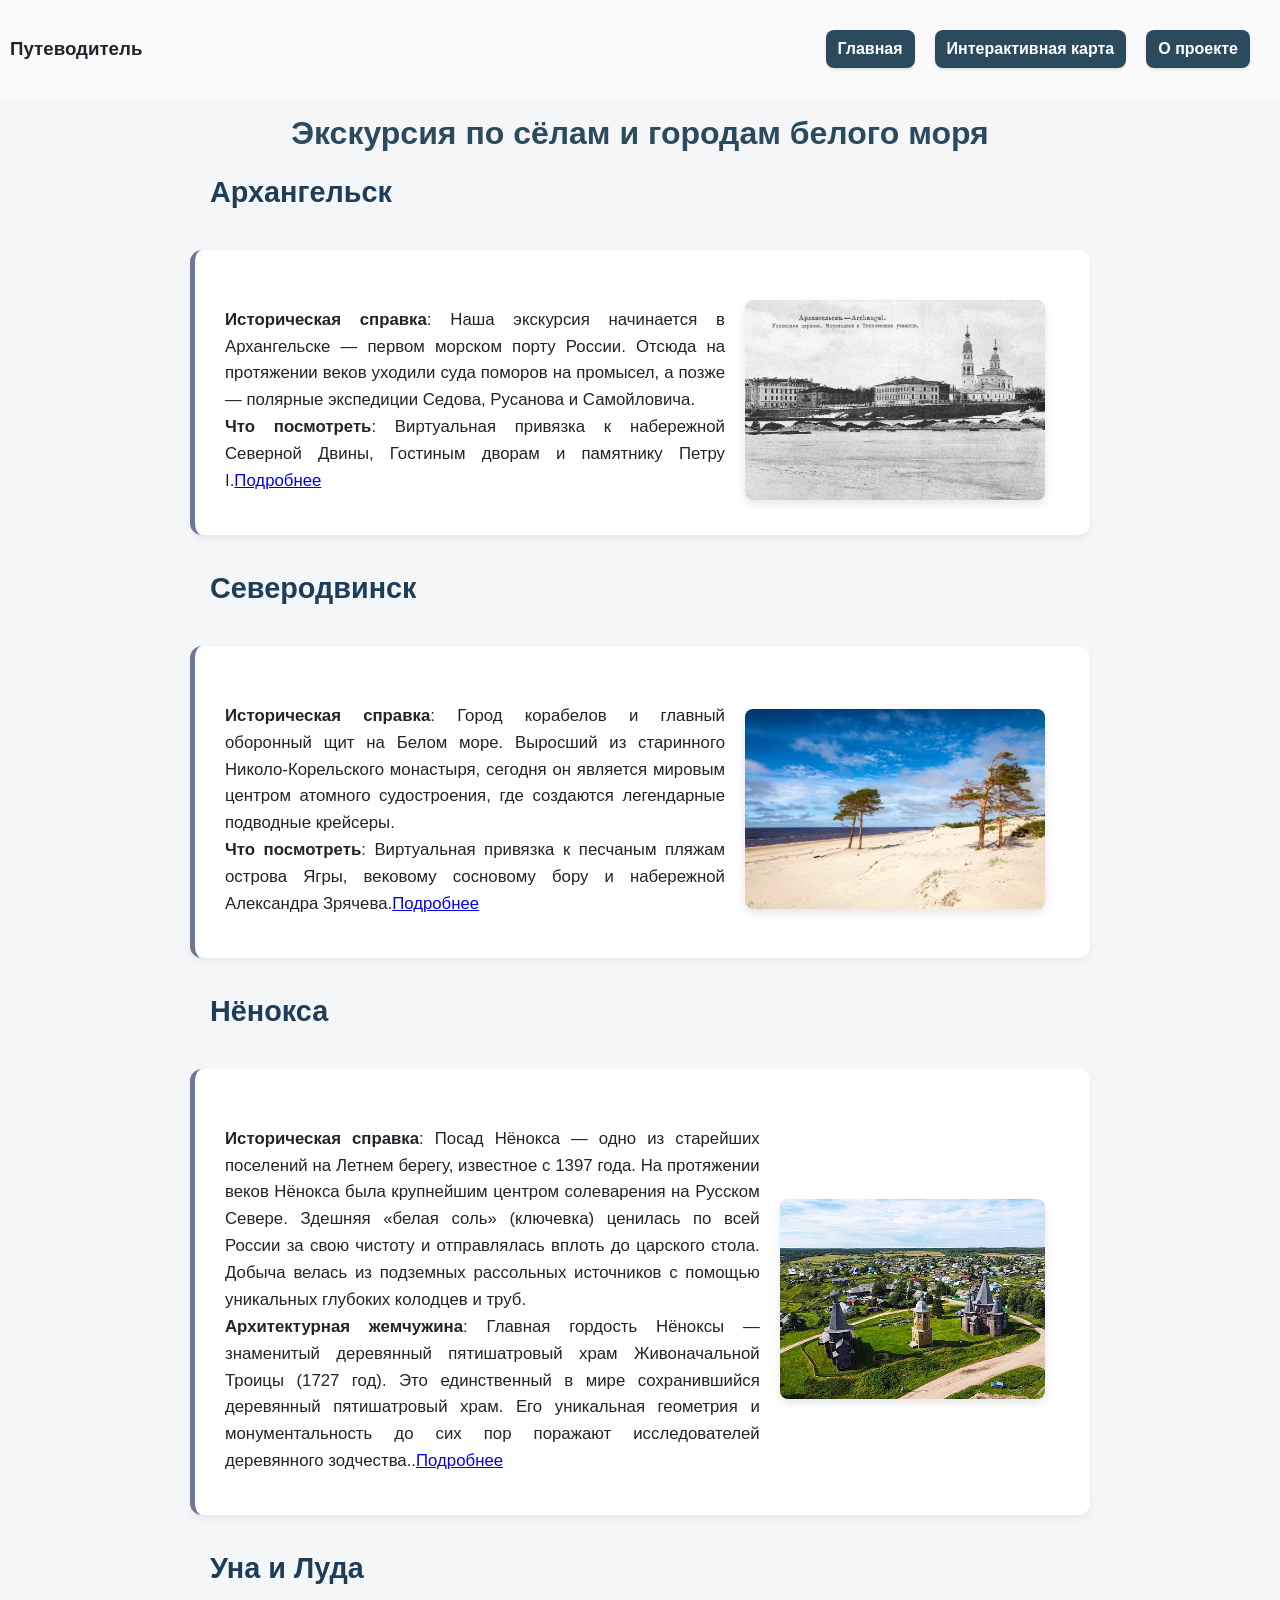
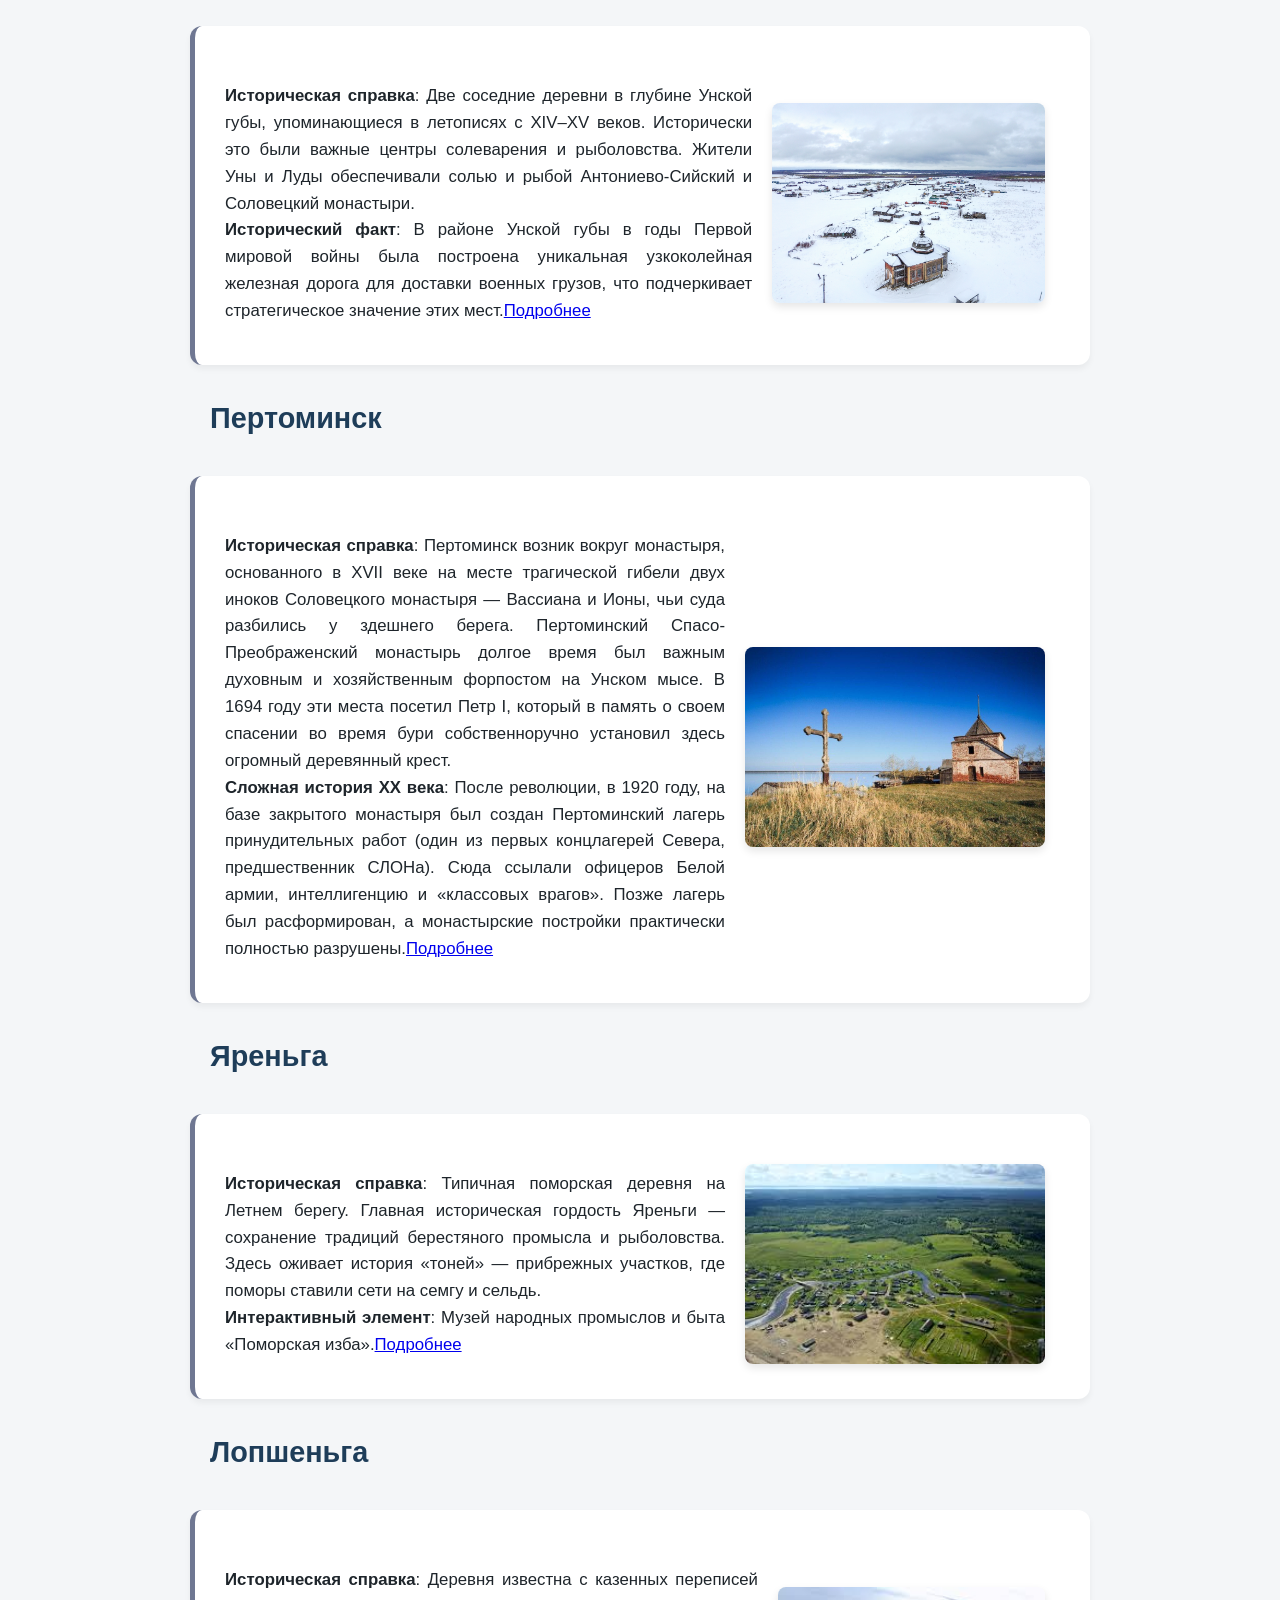
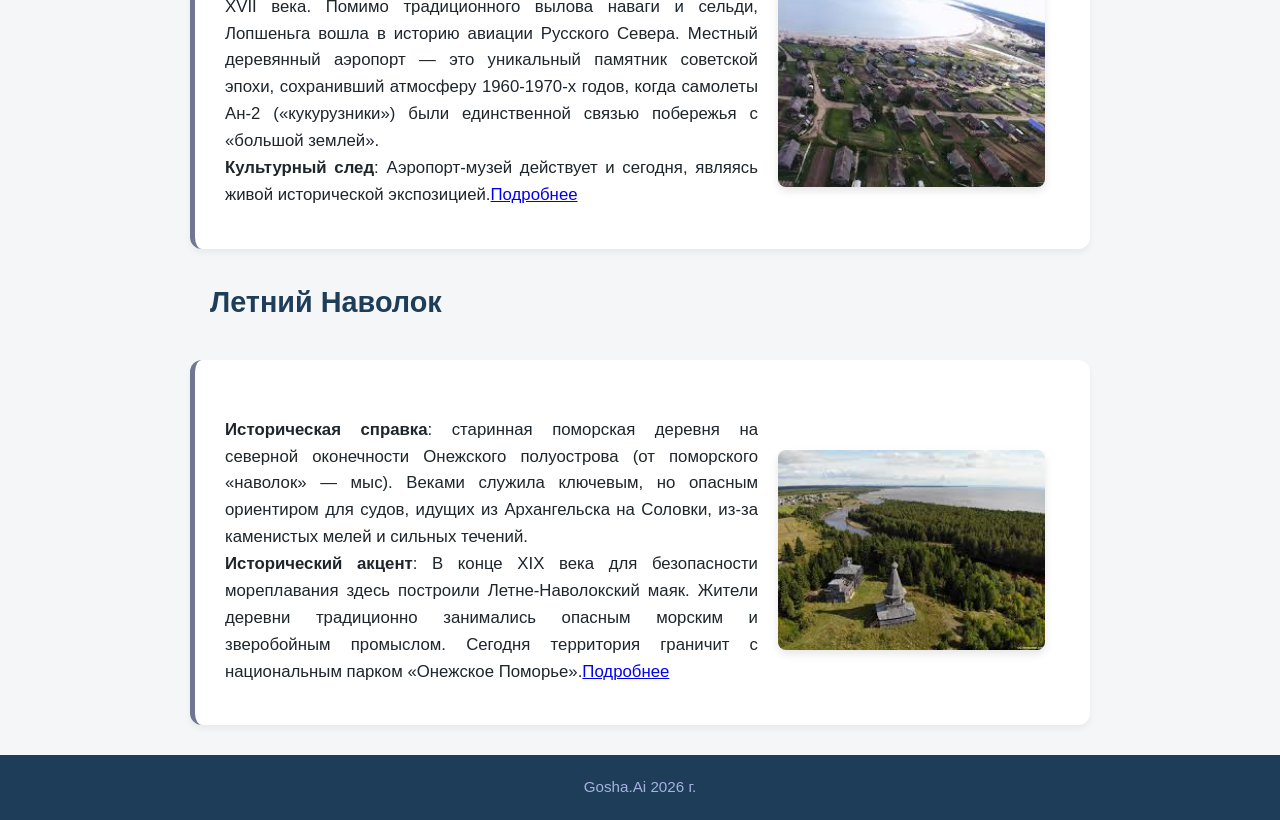
<file: index.html>
<!DOCTYPE html>
<html lang="en">
<head>
    <meta charset="UTF-8">
    <meta name="viewport" content="width=device-width, initial-scale=1.0">
    <link rel="stylesheet" href="styleinf.css">
    <title>Историко-краеведческий цифровой путеводитель</title>
</head>
<body>
    <header>
        <h3>Путеводитель</h3>
        <nav>
            <a href="index.html" class="btn-custom">Главная</a>
            <a href="map.html" class="btn-custom">Интерактивная карта</a>
            <a href="info.html" class="btn-custom">О проекте</a>
        </nav>
    
    </header>
    <h1>Экскурсия по сёлам и городам белого моря</h1>
    <h2>Архангельск</h2>
    <section class="main">
        
        <p>
            <br><b>Историческая справка</b>: Наша экскурсия начинается в Архангельске — первом морском порту России. 
            Отсюда на протяжении веков уходили суда поморов на промысел, а позже — полярные экспедиции Седова, Русанова и Самойловича.
            <br><b>Что посмотреть</b>: Виртуальная привязка к набережной Северной Двины, Гостиным дворам и памятнику Петру I.<a href="towns/archangesk.html">Подробнее</a>
        </p>
        <img src="img/archangelsk1.jpg" width="300" height="200">
    </section>

    <h2>Северодвинск</h2>
    <section class="main">
        <p>
            <br><b>Историческая справка</b>: Город корабелов и главный оборонный щит на Белом море. Выросший из старинного Николо-Корельского монастыря, сегодня он является мировым центром атомного судостроения, где создаются легендарные подводные крейсеры.
            <br><b>Что посмотреть</b>: Виртуальная привязка к песчаным пляжам острова Ягры, вековому сосновому бору и набережной Александра Зрячева.<a href="towns/severodvinsk.html">Подробнее</a>
        </p>
        <img src="img/yagry.jpg" width="300" height="200">
    </section>

    <h2>Нёнокса</h2>
    <section class="main">
        <p>
            <br><b>Историческая справка</b>: Посад Нёнокса — одно из старейших поселений на Летнем берегу, известное с 1397 года. На протяжении веков Нёнокса была крупнейшим центром солеварения на Русском Севере. Здешняя «белая соль» (ключевка) ценилась по всей России за свою чистоту и отправлялась вплоть до царского стола. Добыча велась из подземных рассольных источников с помощью уникальных глубоких колодцев и труб.

            <br><b>Архитектурная жемчужина</b>: Главная гордость Нёноксы — знаменитый деревянный пятишатровый храм Живоначальной Троицы (1727 год). Это единственный в мире сохранившийся деревянный пятишатровый храм. Его уникальная геометрия и монументальность до сих пор поражают исследователей деревянного зодчества..<a href="towns/nenoksa.html">Подробнее</a>
        </p>
        <img src="img/nenoksa.jpg" width="300" height="200">
    </section>

    <h2>Уна и Луда</h2>
    <section class="main">
        <p>
            <br><b>Историческая справка</b>: Две соседние деревни в глубине Унской губы, упоминающиеся в летописях с XIV–XV веков. Исторически это были важные центры солеварения и рыболовства. Жители Уны и Луды обеспечивали солью и рыбой Антониево-Сийский и Соловецкий монастыри.

           <br><b>Исторический факт</b>: В районе Унской губы в годы Первой мировой войны была построена уникальная узкоколейная железная дорога для доставки военных грузов, что подчеркивает стратегическое значение этих мест.<a href="towns/luda.html">Подробнее</a>
        </p>
        <img src="img/luda.jpg" width="300" height="200">
    </section>

    <h2>Пертоминск</h2>
    <section class="main">
        <p>
            <br><b>Историческая справка</b>: Пертоминск возник вокруг монастыря, основанного в XVII веке на месте трагической гибели двух иноков Соловецкого монастыря — Вассиана и Ионы, чьи суда разбились у здешнего берега. Пертоминский Спасо-Преображенский монастырь долгое время был важным духовным и хозяйственным форпостом на Унском мысе. В 1694 году эти места посетил Петр I, который в память о своем спасении во время бури собственноручно установил здесь огромный деревянный крест.

            <br><b>Сложная история XX века</b>: После революции, в 1920 году, на базе закрытого монастыря был создан Пертоминский лагерь принудительных работ (один из первых концлагерей Севера, предшественник СЛОНа). Сюда ссылали офицеров Белой армии, интеллигенцию и «классовых врагов». Позже лагерь был расформирован, а монастырские постройки практически полностью разрушены.<a href="towns/pertominsk.html">Подробнее</a>
        </p>
        <img src="img/pertominsk.jpg" width="300" height="200">
    </section>

    <h2>Яреньга</h2>
    <section class="main">
        <p>
            <br><b>Историческая справка</b>: Типичная поморская деревня на Летнем берегу. Главная историческая гордость Яреньги — сохранение традиций берестяного промысла и рыболовства. Здесь оживает история «тоней» — прибрежных участков, где поморы ставили сети на семгу и сельдь.

            <br><b>Интерактивный элемент</b>: Музей народных промыслов и быта «Поморская изба».<a href="towns/jaringa.html">Подробнее</a>
        </p>
        <img src="img/jaringa.jpeg" width="300" height="200">
    </section>

    <h2>Лопшеньга</h2>
    <section class="main">
        <p>
            <br><b>Историческая справка</b>: Деревня известна с казенных переписей XVII века. Помимо традиционного вылова наваги и сельди, Лопшеньга вошла в историю авиации Русского Севера. Местный деревянный аэропорт — это уникальный памятник советской эпохи, сохранивший атмосферу 1960-1970-х годов, когда самолеты Ан-2 («кукурузники») были единственной связью побережья с «большой землей».

            <br><b>Культурный след</b>: Аэропорт-музей действует и сегодня, являясь живой исторической экспозицией.<a href="towns/lopshenga.html">Подробнее</a>
        </p>
        <img src="img/lopshenga.jpeg" width="300" height="200">
    </section>

    <h2>Летний Наволок</h2>
    <section class="main">
        
        <p>
            <br><b>Историческая справка</b>: старинная поморская деревня на северной оконечности Онежского полуострова (от поморского «наволок» — мыс). Веками служила ключевым, но опасным ориентиром для судов, идущих из Архангельска на Соловки, из-за каменистых мелей и сильных течений.
            <br><b>Исторический акцент</b>: В конце XIX века для безопасности мореплавания здесь построили Летне-Наволокский маяк. Жители деревни традиционно занимались опасным морским и зверобойным промыслом. Сегодня территория граничит с национальным парком «Онежское Поморье».<a href="towns/letniy_navolok.html">Подробнее</a>
        </p>
        <img src="img/purnema.jpeg" width="300" height="200">
    </section>


    <footer>Gosha.Ai 2026 г.</footer> 
    
</body>
</html>
</file>
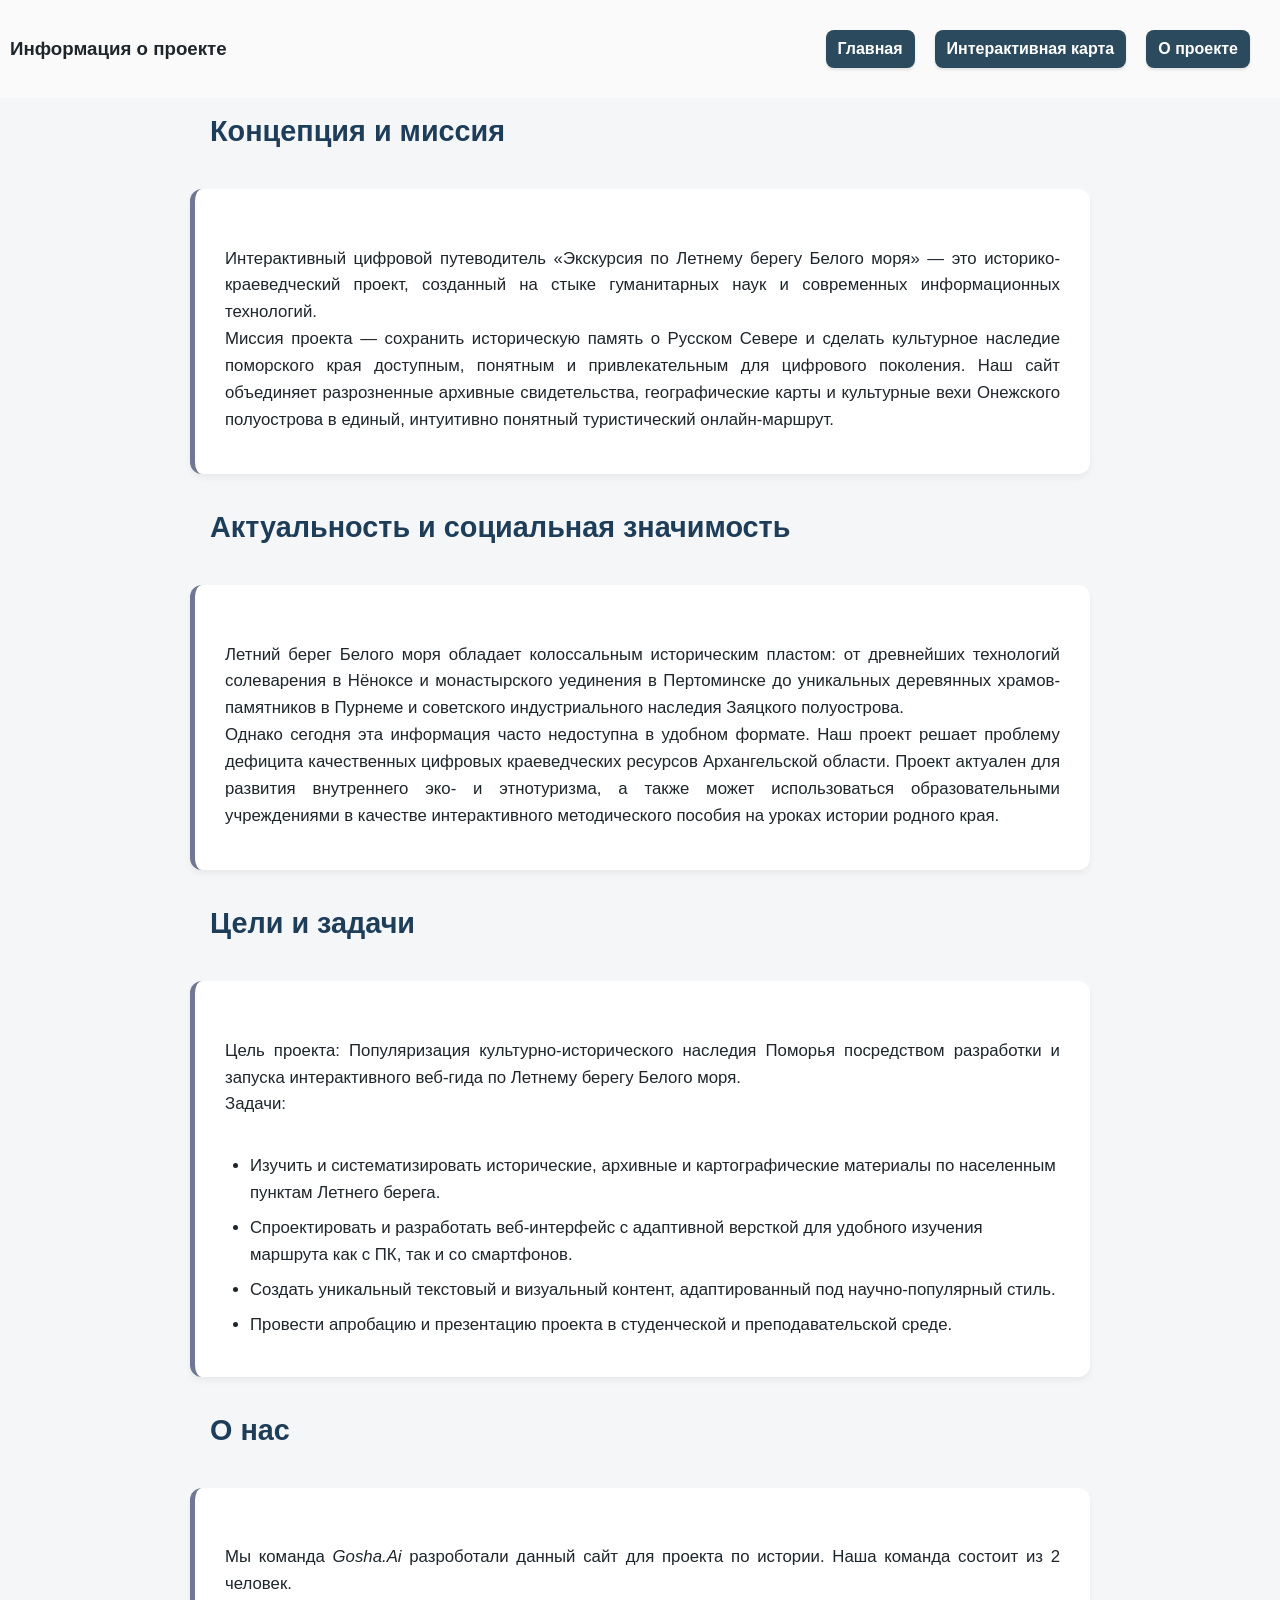
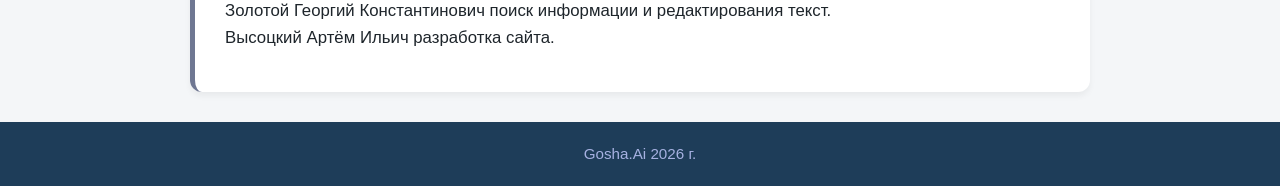
<file: info.html>
<html>
<head>
    <meta charset="UTF-8">
    <meta name="viewport" content="width=device-width, initial-scale=1.0">
    <link rel="stylesheet" href="styleinf.css">
    <title>О нас</title>
</head>
<body>
   
   <header>
        <h3>Информация о проекте</h3> 
        <nav>
            <a href="index.html" class="btn-custom">Главная</a>
            <a href="map.html" class="btn-custom">Интерактивная карта</a>
            <a href="info.html" class="btn-custom">О проекте</a>
        </nav>
    
    </header> 

    <h2>Концепция и миссия</h2>
    <section class="info">
        
        <p>
            <br>Интерактивный цифровой путеводитель «Экскурсия по Летнему берегу Белого моря» — это историко-краеведческий проект, созданный на стыке гуманитарных наук и современных информационных технологий.
            <br>Миссия проекта — сохранить историческую память о Русском Севере и сделать культурное наследие поморского края доступным, понятным и привлекательным для цифрового поколения. Наш сайт объединяет разрозненные архивные свидетельства, географические карты и культурные вехи Онежского полуострова в единый, интуитивно понятный туристический онлайн-маршрут. 
    </p>  
    </section>

    <h2>Актуальность и социальная значимость</h2>
    <section class="info">
        
        <p>
            <br>Летний берег Белого моря обладает колоссальным историческим пластом: от древнейших технологий солеварения в Нёноксе и монастырского уединения в Пертоминске до уникальных деревянных храмов-памятников в Пурнеме и советского индустриального наследия Заяцкого полуострова.
            <br>Однако сегодня эта информация часто недоступна в удобном формате. Наш проект решает проблему дефицита качественных цифровых краеведческих ресурсов Архангельской области. Проект актуален для развития внутреннего эко- и этнотуризма, а также может использоваться образовательными учреждениями в качестве интерактивного методического пособия на уроках истории родного края. 
        </p>  
    </section>

    <h2>Цели и задачи</h2>
    <section class="info">
        
        <p>
            <br>Цель проекта: Популяризация культурно-исторического наследия Поморья посредством разработки и запуска интерактивного веб-гида по Летнему берегу Белого моря.
            <br>Задачи:
        </p> 
        <ul>
                <li>Изучить и систематизировать исторические, архивные и картографические материалы по населенным пунктам Летнего берега.</li>
                <li>Спроектировать и разработать веб-интерфейс с адаптивной версткой для удобного изучения маршрута как с ПК, так и со смартфонов.</li>
                <li>Создать уникальный текстовый и визуальный контент, адаптированный под научно-популярный стиль.</li>
                <li>Провести апробацию и презентацию проекта в студенческой и преподавательской среде.</li>
        </ul>

    </section>

    <h2>О нас</h2>
    <section class="info">
        
        <p>
            <br>Мы команда <i>Gosha.Ai</i> разроботали данный сайт для проекта по истории. Наша команда состоит из 2 человек.
            <br>Золотой Георгий Константинович поиск информации и редактирования текст. 
            <br>Высоцкий Артём Ильич разработка сайта.
        </p>  
    </section>
    <footer>Gosha.Ai 2026 г.</footer> 
</body>
</html>
</file>
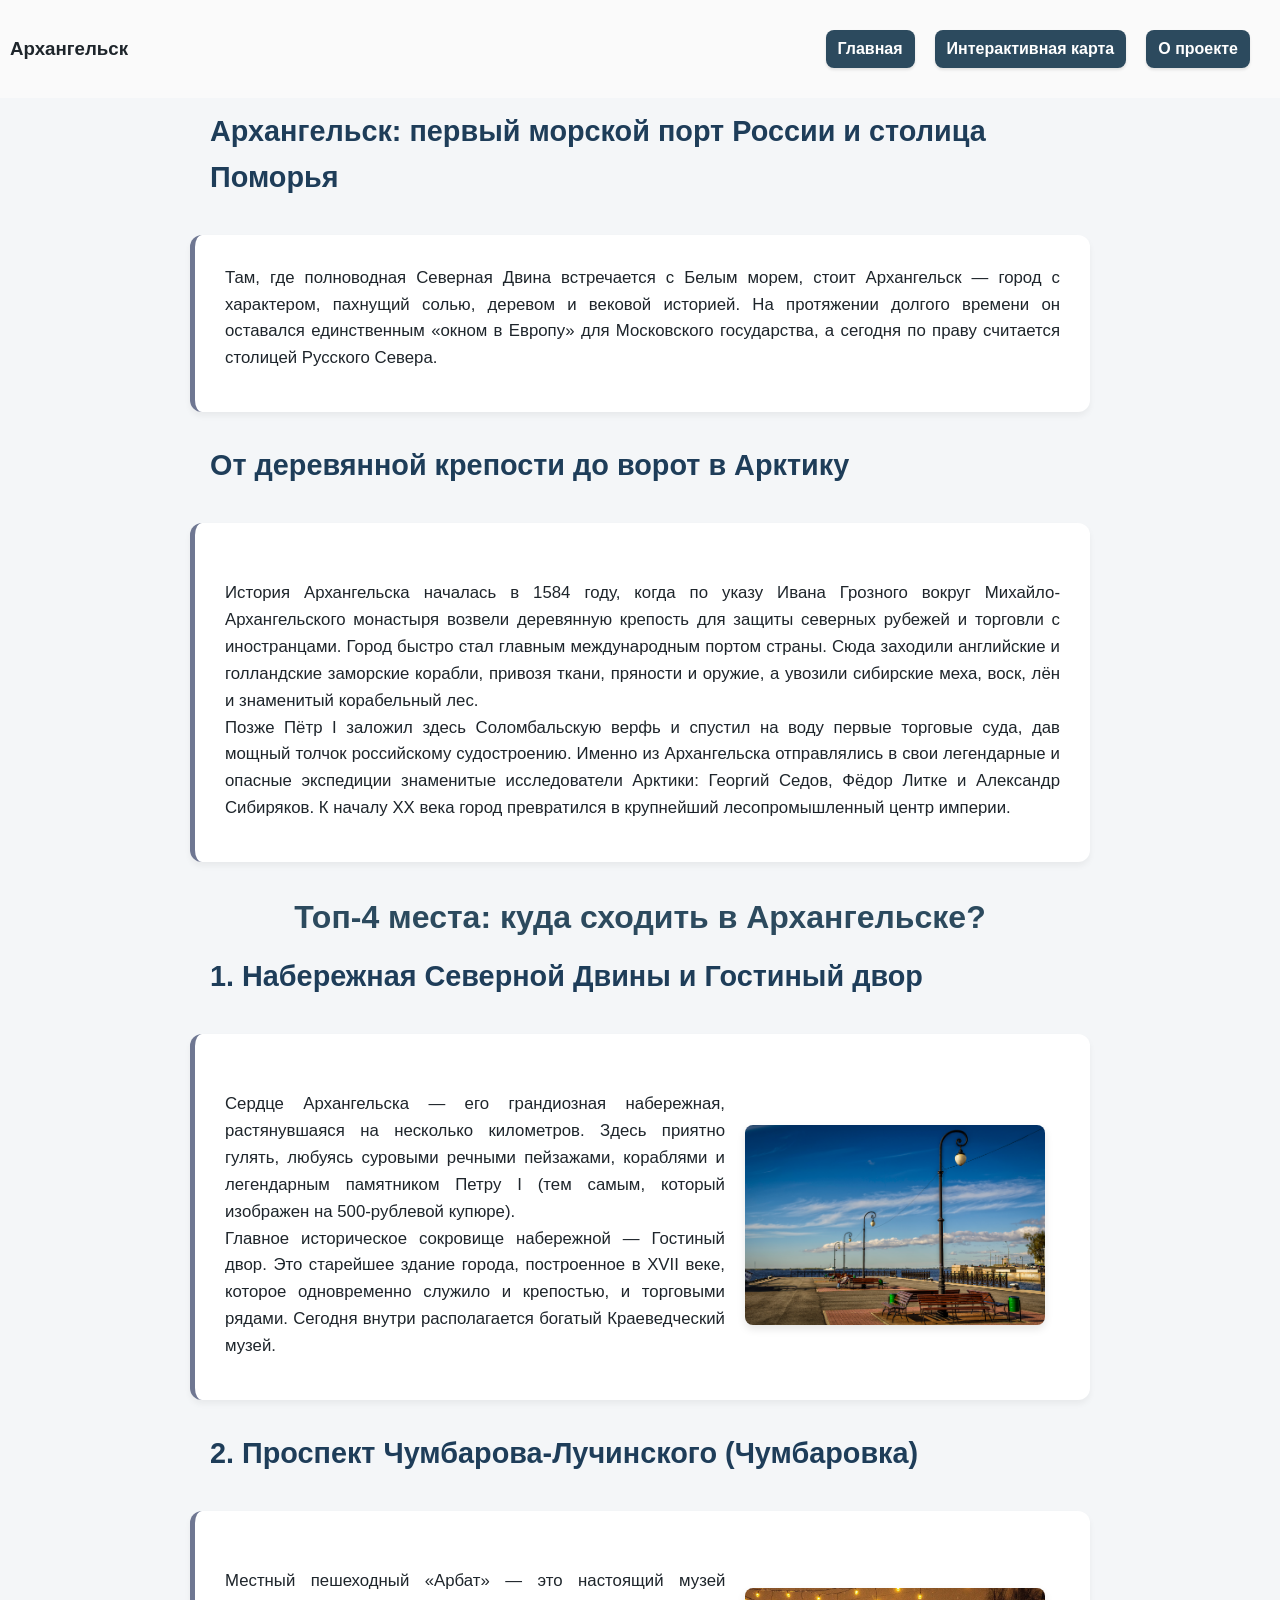
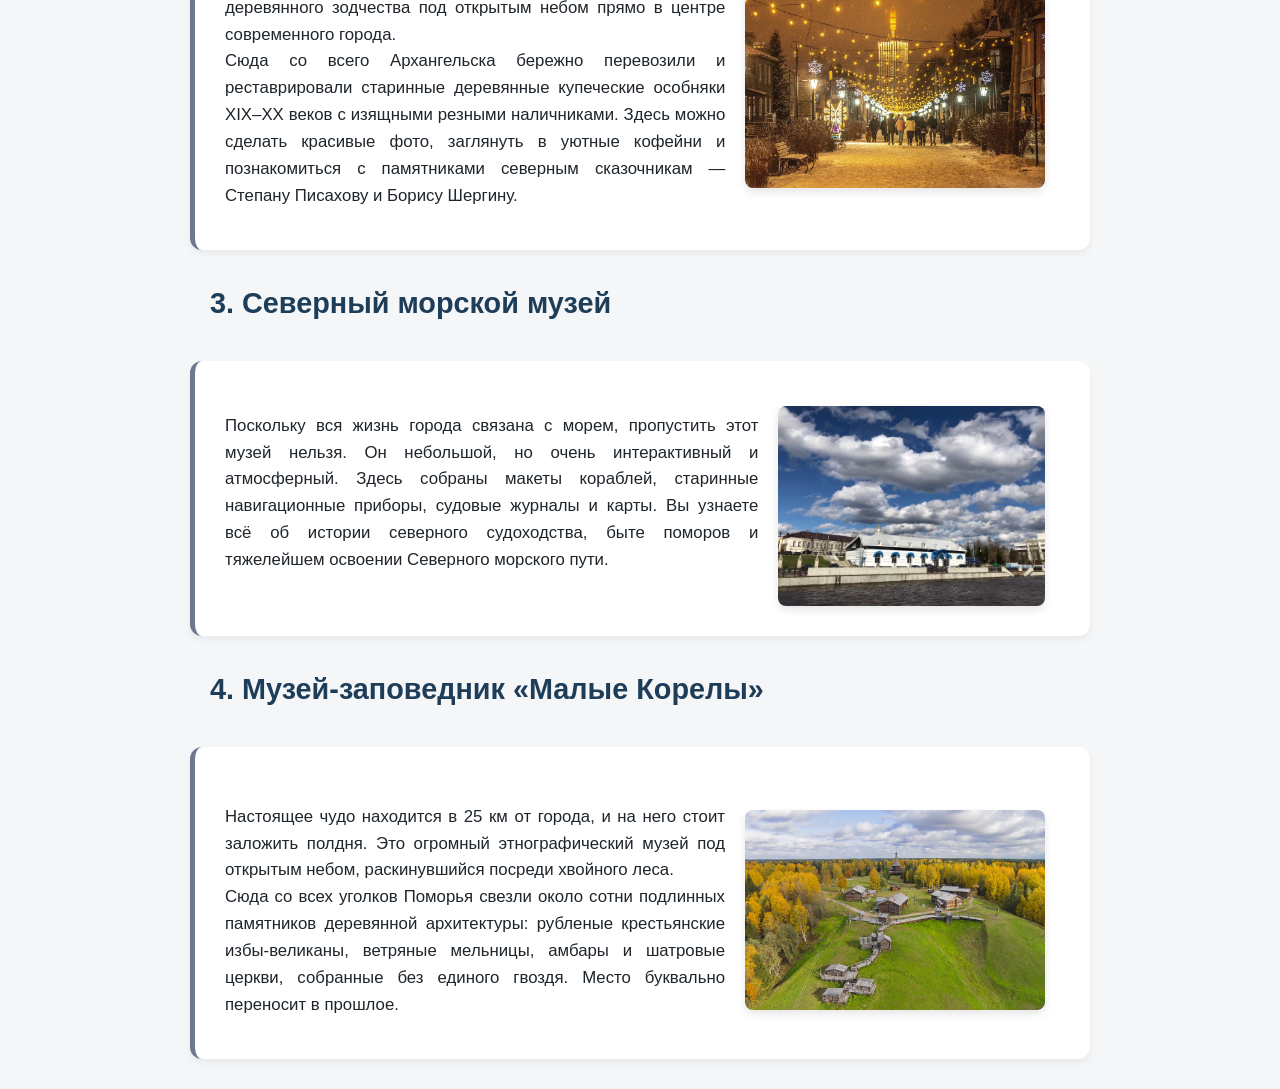
<file: towns/archangesk.html>
<!DOCTYPE html>
<html lang="en">
<head>
    <meta charset="UTF-8">
    <meta name="viewport" content="width=device-width, initial-scale=1.0">
    <link rel="stylesheet" href="../styleinf.css">
    <title>archangelsk</title>
</head>
<body>
    <header>
        <h3>Архангельск</h3>
        <nav>
            <a href="../index.html" class="btn-custom">Главная</a>
            <a href="../map.html" class="btn-custom">Интерактивная карта</a>
            <a href="../info.html" class="btn-custom">О проекте</a>
        </nav>
    
    </header>
    <h2>Архангельск: первый морской порт России и столица Поморья</h2>
    <section>
        <p>
            Там, где полноводная Северная Двина встречается с Белым морем, стоит Архангельск — город с характером, пахнущий солью, деревом и вековой историей. На протяжении долгого времени он оставался единственным «окном в Европу» для Московского государства, а сегодня по праву считается столицей Русского Севера.
        </p>
    </section>

    <h2>От деревянной крепости до ворот в Арктику</h2>
    <section>
        <p>
            <br>История Архангельска началась в 1584 году, когда по указу Ивана Грозного вокруг Михайло-Архангельского монастыря возвели деревянную крепость для защиты северных рубежей и торговли с иностранцами. Город быстро стал главным международным портом страны. Сюда заходили английские и голландские заморские корабли, привозя ткани, пряности и оружие, а увозили сибирские меха, воск, лён и знаменитый корабельный лес.
            <br>Позже Пётр I заложил здесь Соломбальскую верфь и спустил на воду первые торговые суда, дав мощный толчок российскому судостроению. Именно из Архангельска отправлялись в свои легендарные и опасные экспедиции знаменитые исследователи Арктики: Георгий Седов, Фёдор Литке и Александр Сибиряков. К началу XX века город превратился в крупнейший лесопромышленный центр империи.
        </p>
    </section>

    <h1>Топ-4 места: куда сходить в Архангельске?</h1>
    <h2>1. Набережная Северной Двины и Гостиный двор</h2>
    <section>
        <p>
            <br>Сердце Архангельска — его грандиозная набережная, растянувшаяся на несколько километров. Здесь приятно гулять, любуясь суровыми речными пейзажами, кораблями и легендарным памятником Петру I (тем самым, который изображен на 500-рублевой купюре).
            <br>Главное историческое сокровище набережной — Гостиный двор. Это старейшее здание города, построенное в XVII веке, которое одновременно служило и крепостью, и торговыми рядами. Сегодня внутри располагается богатый Краеведческий музей.
        </p>
        <img src="../img/naberejnai.jpg" alt="Остров Ягры" width="300" height="200">
    </section>

    <h2>2. Проспект Чумбарова-Лучинского (Чумбаровка)</h2>
    <section>
        <p>
            <br>Местный пешеходный «Арбат» — это настоящий музей деревянного зодчества под открытым небом прямо в центре современного города.
            <br>Сюда со всего Архангельска бережно перевозили и реставрировали старинные деревянные купеческие особняки XIX–XX веков с изящными резными наличниками. Здесь можно сделать красивые фото, заглянуть в уютные кофейни и познакомиться с памятниками северным сказочникам — Степану Писахову и Борису Шергину.
        </p>
        <img src="../img/chumbarovka.jpg" alt="Остров Ягры" width="300" height="200">
    </section>

    <h2>3. Северный морской музей</h2>
    <section>
        <p>
            Поскольку вся жизнь города связана с морем, пропустить этот музей нельзя. Он небольшой, но очень интерактивный и атмосферный. Здесь собраны макеты кораблей, старинные навигационные приборы, судовые журналы и карты. Вы узнаете всё об истории северного судоходства, быте поморов и тяжелейшем освоении Северного морского пути.
        </p>
        <img src="../img/NSM.jpg" alt="Остров Ягры" width="300" height="200">
    </section>

    <h2>4. Музей-заповедник «Малые Корелы»</h2>
    <section>
        <p>
            <br>Настоящее чудо находится в 25 км от города, и на него стоит заложить полдня. Это огромный этнографический музей под открытым небом, раскинувшийся посреди хвойного леса.
            <br>Сюда со всех уголков Поморья свезли около сотни подлинных памятников деревянной архитектуры: рубленые крестьянские избы-великаны, ветряные мельницы, амбары и шатровые церкви, собранные без единого гвоздя. Место буквально переносит в прошлое.
        </p>
        <img src="../img/malkor.jpg" alt="Остров Ягры" width="300" height="200">
    </section>
</body>
</html>
</file>
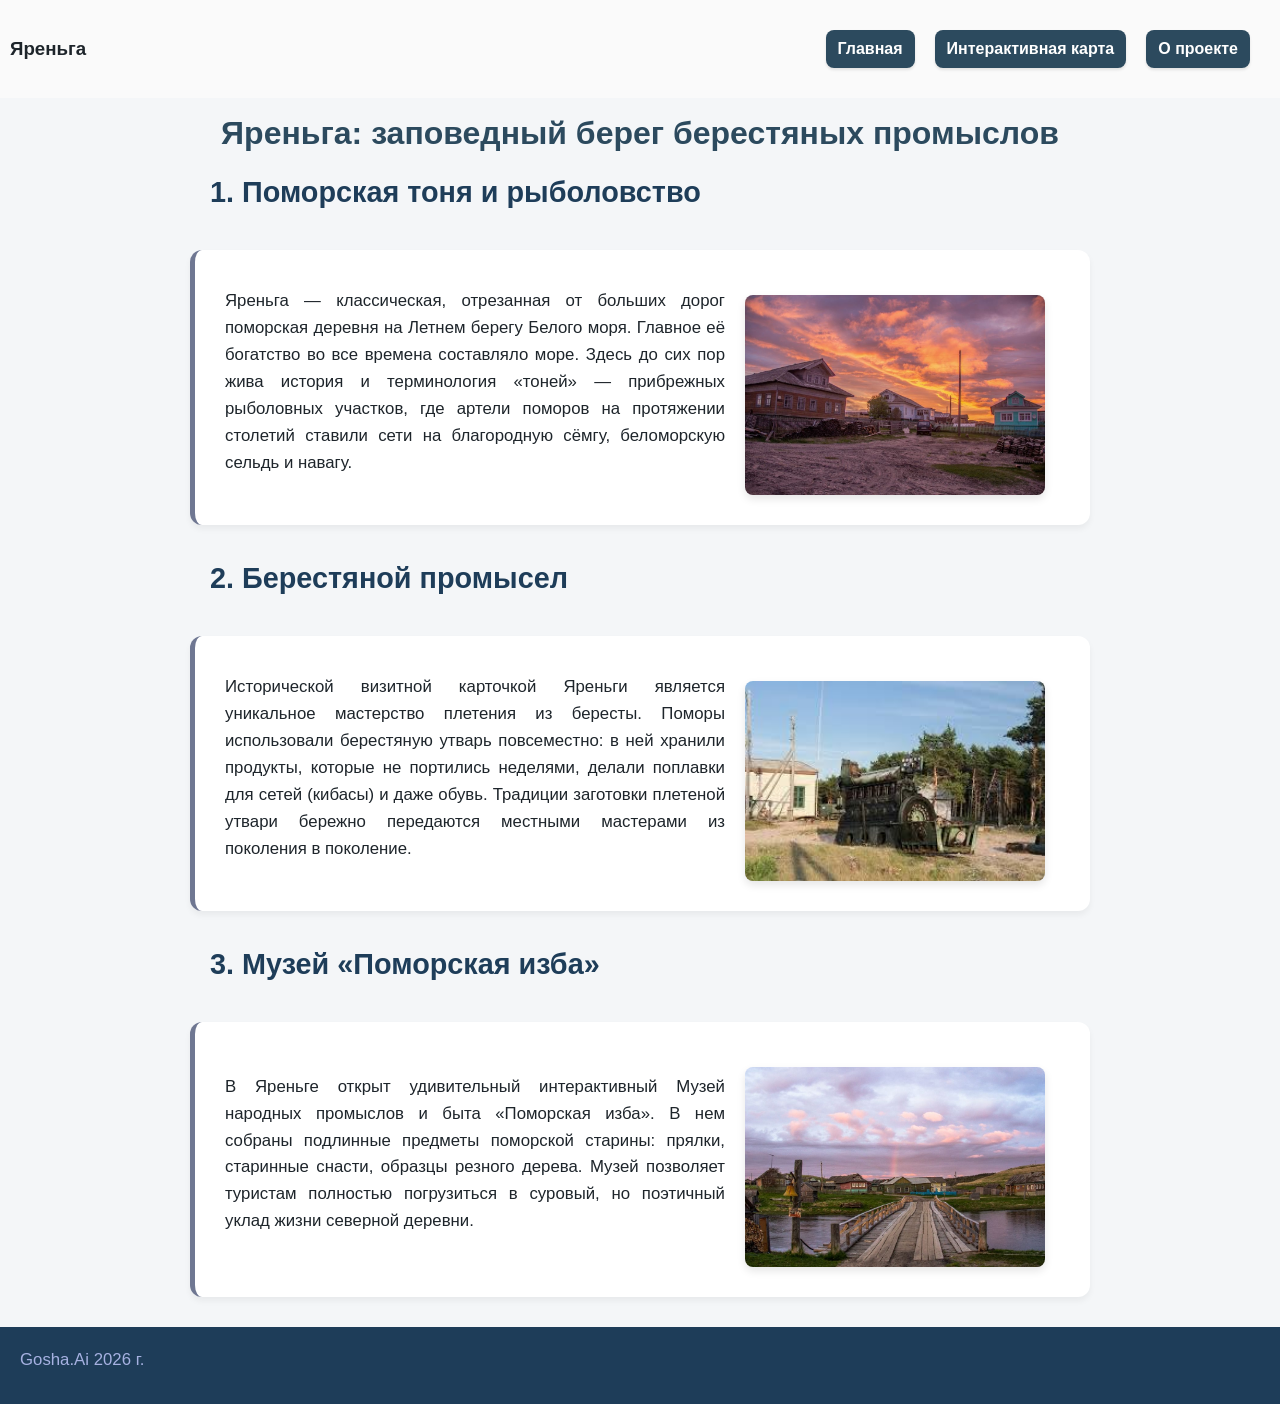
<file: towns/jaringa.html>
<!DOCTYPE html>
<html lang="ru">
<head>
    <meta charset="UTF-8">
    <meta name="viewport" content="width=device-width, initial-scale=1.0">
    <link rel="stylesheet" href="../styleinf.css">
    <title>Яреньга</title>
</head>
<body>
    <header>
        <h3>Яреньга</h3>
        <nav>
            <a href="../index.html" class="btn-custom">Главная</a>
            <a href="../map.html" class="btn-custom">Интерактивная карта</a>
            <a href="../info.html" class="btn-custom">О проекте</a>
        </nav>
    </header>

    <h1>Яреньга: заповедный берег берестяных промыслов</h1>

    <h2>1. Поморская тоня и рыболовство</h2>
    <section>
        <p>
            Яреньга — классическая, отрезанная от больших дорог поморская деревня на Летнем берегу Белого моря. Главное её богатство во все времена составляло море. Здесь до сих пор жива история и терминология «тоней» — прибрежных рыболовных участков, где артели поморов на протяжении столетий ставили сети на благородную сёмгу, беломорскую сельдь и навагу.
        </p>
        <img src="../img/jaringa1.jpg" alt="Остров Ягры" width="300" height="200">
    </section>

    <h2>2. Берестяной промысел</h2>
    <section>
        <p>
            Исторической визитной карточкой Яреньги является уникальное мастерство плетения из бересты. Поморы использовали берестяную утварь повсеместно: в ней хранили продукты, которые не портились неделями, делали поплавки для сетей (кибасы) и даже обувь. Традиции заготовки плетеной утвари бережно передаются местными мастерами из поколения в поколение.
        </p>
        <img src="../img/jaringa2.jpeg" alt="Остров Ягры" width="300" height="200">
    </section>

    <h2>3. Музей «Поморская изба»</h2>
    <section>
        <p>
            В Яреньге открыт удивительный интерактивный Музей народных промыслов и быта «Поморская изба». В нем собраны подлинные предметы поморской старины: прялки, старинные снасти, образцы резного дерева. Музей позволяет туристам полностью погрузиться в суровый, но поэтичный уклад жизни северной деревни.
        </p>
        <img src="../img/jaringa3.jpg" alt="Остров Ягры" width="300" height="200">
    </section>

    <footer>
        <p>Gosha.Ai 2026 г.</p>
    </footer>
</body>
</html>
</file>
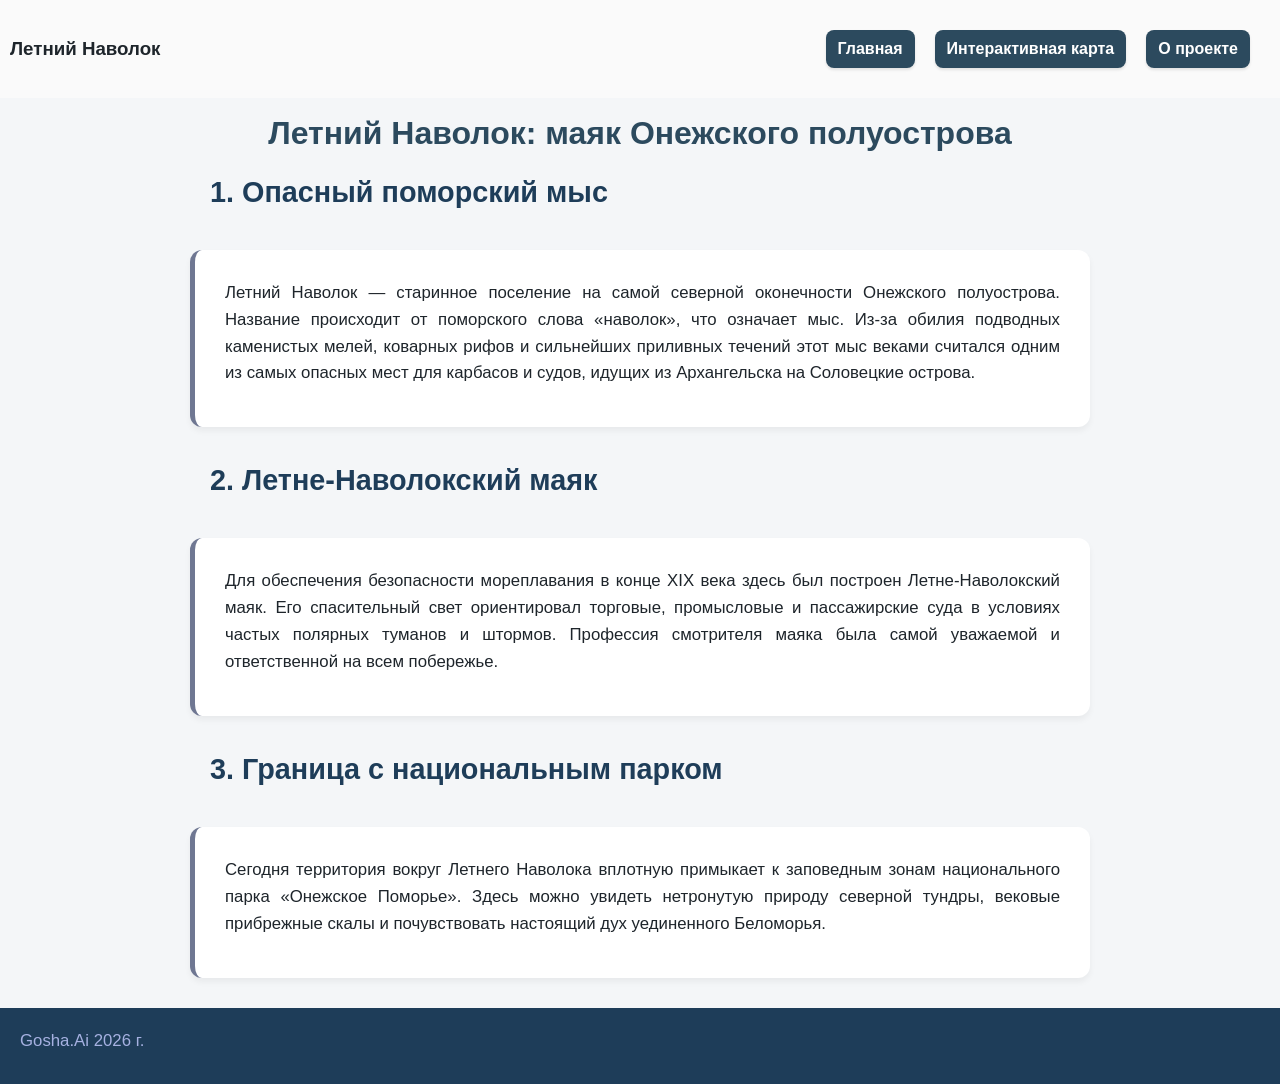
<file: towns/letniy_navolok.html>
<!DOCTYPE html>
<html lang="ru">
<head>
    <meta charset="UTF-8">
    <meta name="viewport" content="width=device-width, initial-scale=1.0">
    <link rel="stylesheet" href="../styleinf.css">
    <title>Летний Наволок</title>
</head>
<body>
    <header>
        <h3>Летний Наволок</h3>
        <nav>
            <a href="../index.html" class="btn-custom">Главная</a>
            <a href="../map.html" class="btn-custom">Интерактивная карта</a>
            <a href="../info.html" class="btn-custom">О проекте</a>
        </nav>
    </header>

    <h1>Летний Наволок: маяк Онежского полуострова</h1>

    <h2>1. Опасный поморский мыс</h2>
    <section>
        <p>
            Летний Наволок — старинное поселение на самой северной оконечности Онежского полуострова. Название происходит от поморского слова «наволок», что означает мыс. Из-за обилия подводных каменистых мелей, коварных рифов и сильнейших приливных течений этот мыс веками считался одним из самых опасных мест для карбасов и судов, идущих из Архангельска на Соловецкие острова.
        </p>
    </section>

    <h2>2. Летне-Наволокский маяк</h2>
    <section>
        <p>
            Для обеспечения безопасности мореплавания в конце XIX века здесь был построен Летне-Наволокский маяк. Его спасительный свет ориентировал торговые, промысловые и пассажирские суда в условиях частых полярных туманов и штормов. Профессия смотрителя маяка была самой уважаемой и ответственной на всем побережье.
        </p>
    </section>

    <h2>3. Граница с национальным парком</h2>
    <section>
        <p>
            Сегодня территория вокруг Летнего Наволока вплотную примыкает к заповедным зонам национального парка «Онежское Поморье». Здесь можно увидеть нетронутую природу северной тундры, вековые прибрежные скалы и почувствовать настоящий дух уединенного Беломорья.
        </p>
    </section>

    <footer>
        <p>Gosha.Ai 2026 г.</p>
    </footer>
</body>
</html>
</file>
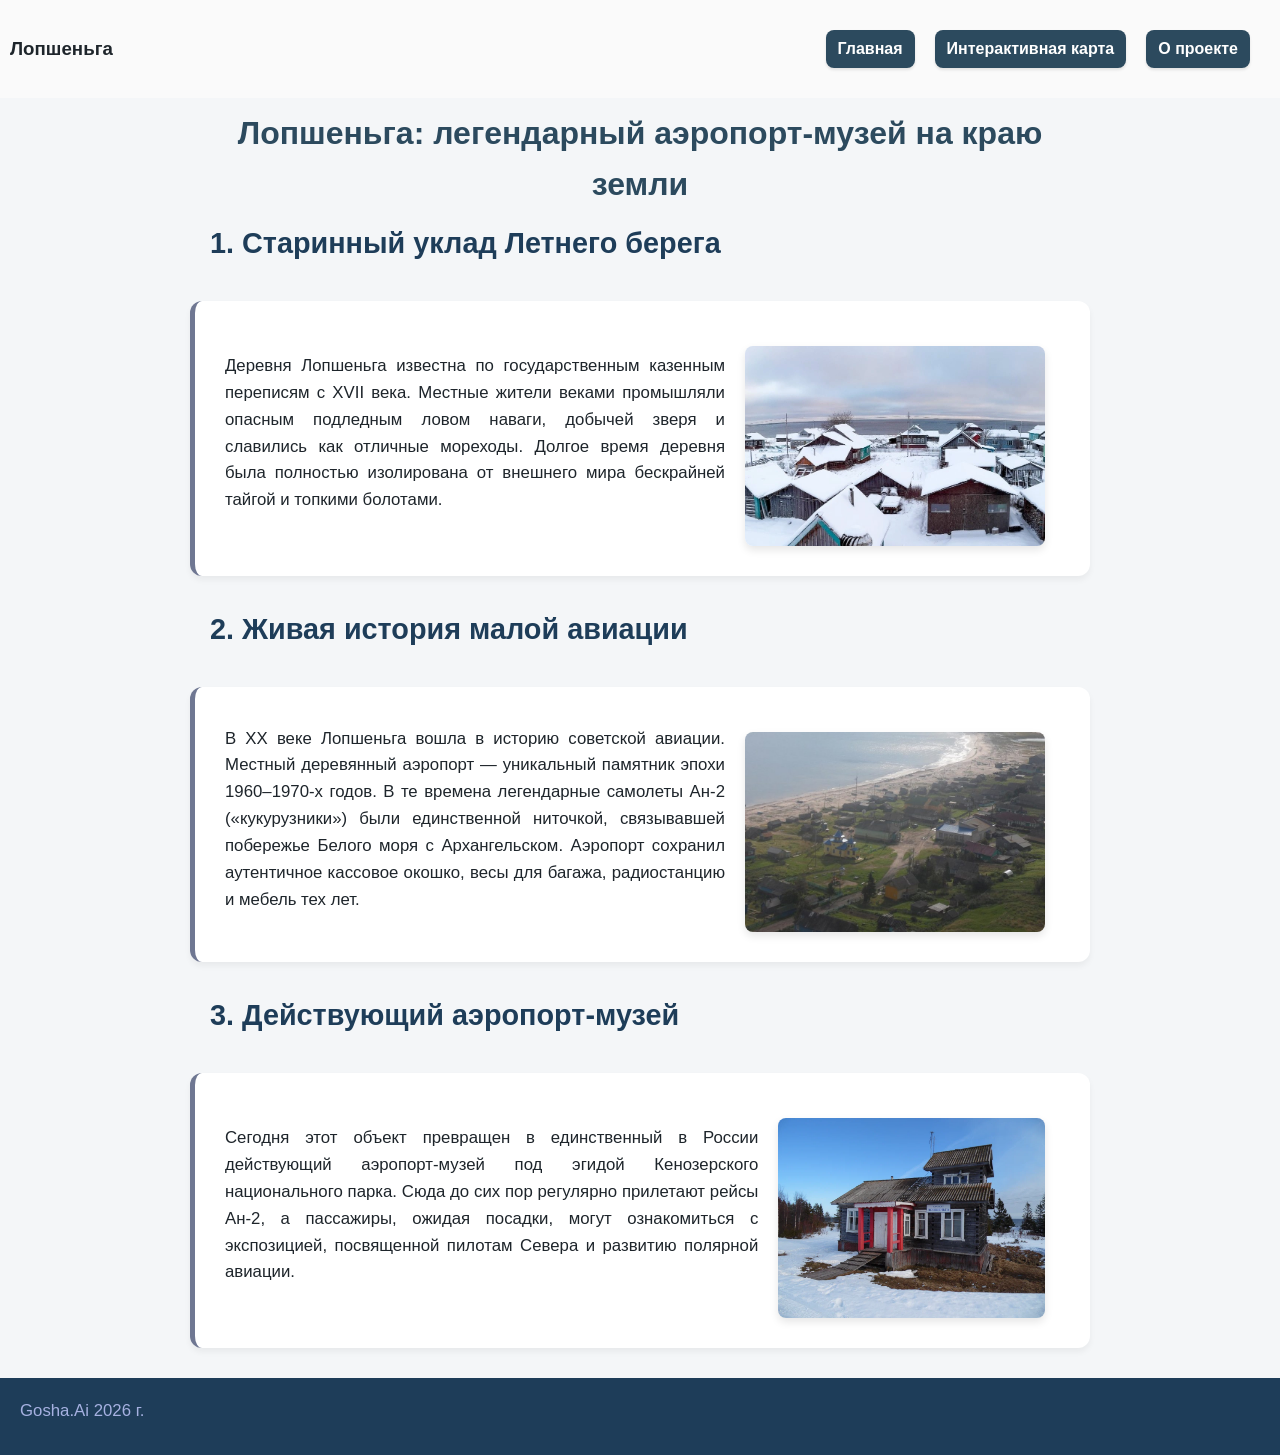
<file: towns/lopshenga.html>
<!DOCTYPE html>
<html lang="ru">
<head>
    <meta charset="UTF-8">
    <meta name="viewport" content="width=device-width, initial-scale=1.0">
    <link rel="stylesheet" href="../styleinf.css">
    <title>Лопшеньга</title>
</head>
<body>
    <header>
        <h3>Лопшеньга</h3>
        <nav>
            <a href="../index.html" class="btn-custom">Главная</a>
            <a href="../map.html" class="btn-custom">Интерактивная карта</a>
            <a href="../info.html" class="btn-custom">О проекте</a>
        </nav>
    </header>

    <h1>Лопшеньга: легендарный аэропорт-музей на краю земли</h1>

    <h2>1. Старинный уклад Летнего берега</h2>
    <section>
        <p>
            Деревня Лопшеньга известна по государственным казенным переписям с XVII века. Местные жители веками промышляли опасным подледным ловом наваги, добычей зверя и славились как отличные мореходы. Долгое время деревня была полностью изолирована от внешнего мира бескрайней тайгой и топкими болотами.
        </p>
        <img src="../img/lopshenga3.webp" alt="Остров Ягры" width="300" height="200">
    </section>

    <h2>2. Живая история малой авиации</h2>
    <section>
        <p>
            В XX веке Лопшеньга вошла в историю советской авиации. Местный деревянный аэропорт — уникальный памятник эпохи 1960–1970-х годов. В те времена легендарные самолеты Ан-2 («кукурузники») были единственной ниточкой, связывавшей побережье Белого моря с Архангельском. Аэропорт сохранил аутентичное кассовое окошко, весы для багажа, радиостанцию и мебель тех лет.
        </p>
        <img src="../img/lopshenga2.jpg" alt="Остров Ягры" width="300" height="200">
    </section>

    <h2>3. Действующий аэропорт-музей</h2>
    <section>
        <p>
            Сегодня этот объект превращен в единственный в России действующий аэропорт-музей под эгидой Кенозерского национального парка. Сюда до сих пор регулярно прилетают рейсы Ан-2, а пассажиры, ожидая посадки, могут ознакомиться с экспозицией, посвященной пилотам Севера и развитию полярной авиации.
        </p>
        <img src="../img/lopshenga1.webp" alt="Остров Ягры" width="300" height="200">
    </section>

    <footer>
        <p>Gosha.Ai 2026 г.</p>
    </footer>
</body>
</html>
</file>
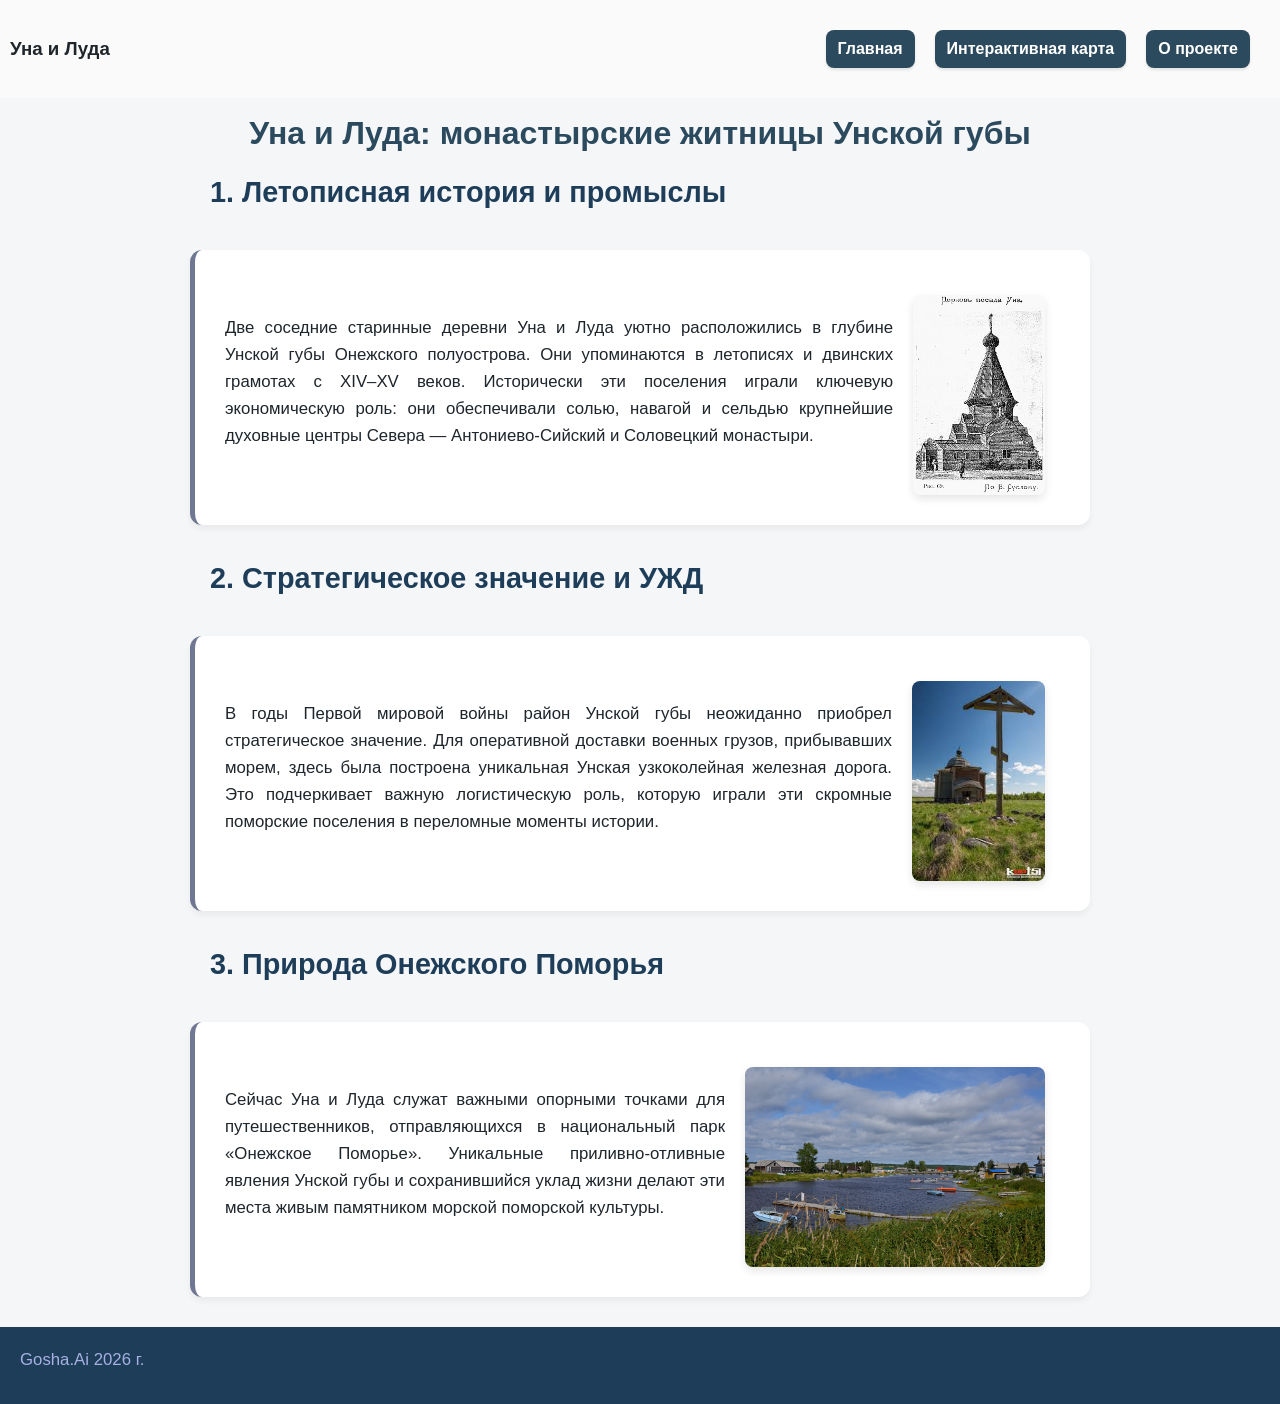
<file: towns/luda.html>
<!DOCTYPE html>
<html lang="ru">
<head>
    <meta charset="UTF-8">
    <meta name="viewport" content="width=device-width, initial-scale=1.0">
    <link rel="stylesheet" href="../styleinf.css">
    <title>Уна и Луда</title>
</head>
<body>
    <header>
        <h3>Уна и Луда</h3>
        <nav>
            <a href="../index.html" class="btn-custom">Главная</a>
            <a href="../map.html" class="btn-custom">Интерактивная карта</a>
            <a href="../info.html" class="btn-custom">О проекте</a>
        </nav>
    </header>

    <h1>Уна и Луда: монастырские житницы Унской губы</h1>

    <h2>1. Летописная история и промыслы</h2>
    <section>
        <p>
            Две соседние старинные деревни Уна и Луда уютно расположились в глубине Унской губы Онежского полуострова. Они упоминаются в летописях и двинских грамотах с XIV–XV веков. Исторически эти поселения играли ключевую экономическую роль: они обеспечивали солью, навагой и сельдью крупнейшие духовные центры Севера — Антониево-Сийский и Соловецкий монастыри.
        </p>
        <img src="../img/luda_histori.jpg" alt="Остров Ягры" width="300" height="200">
    </section>

    <h2>2. Стратегическое значение и УЖД</h2>
    <section>
        <p>
            В годы Первой мировой войны район Унской губы неожиданно приобрел стратегическое значение. Для оперативной доставки военных грузов, прибывавших морем, здесь была построена уникальная Унская узкоколейная железная дорога. Это подчеркивает важную логистическую роль, которую играли эти скромные поморские поселения в переломные моменты истории.
        </p>
        <img src="../img/luda2.jpeg" alt="Остров Ягры" width="300" height="200">
    </section>

    <h2>3. Природа Онежского Поморья</h2>
    <section>
        <p>
            Сейчас Уна и Луда служат важными опорными точками для путешественников, отправляющихся в национальный парк «Онежское Поморье». Уникальные приливно-отливные явления Унской губы и сохранившийся уклад жизни делают эти места живым памятником морской поморской культуры.
        </p>
        <img src="../img/luda3.jpg" alt="Остров Ягры" width="300" height="200">
    </section>

    <footer>
        <p>Gosha.Ai 2026 г.</p>
    </footer>
</body>
</html>
</file>
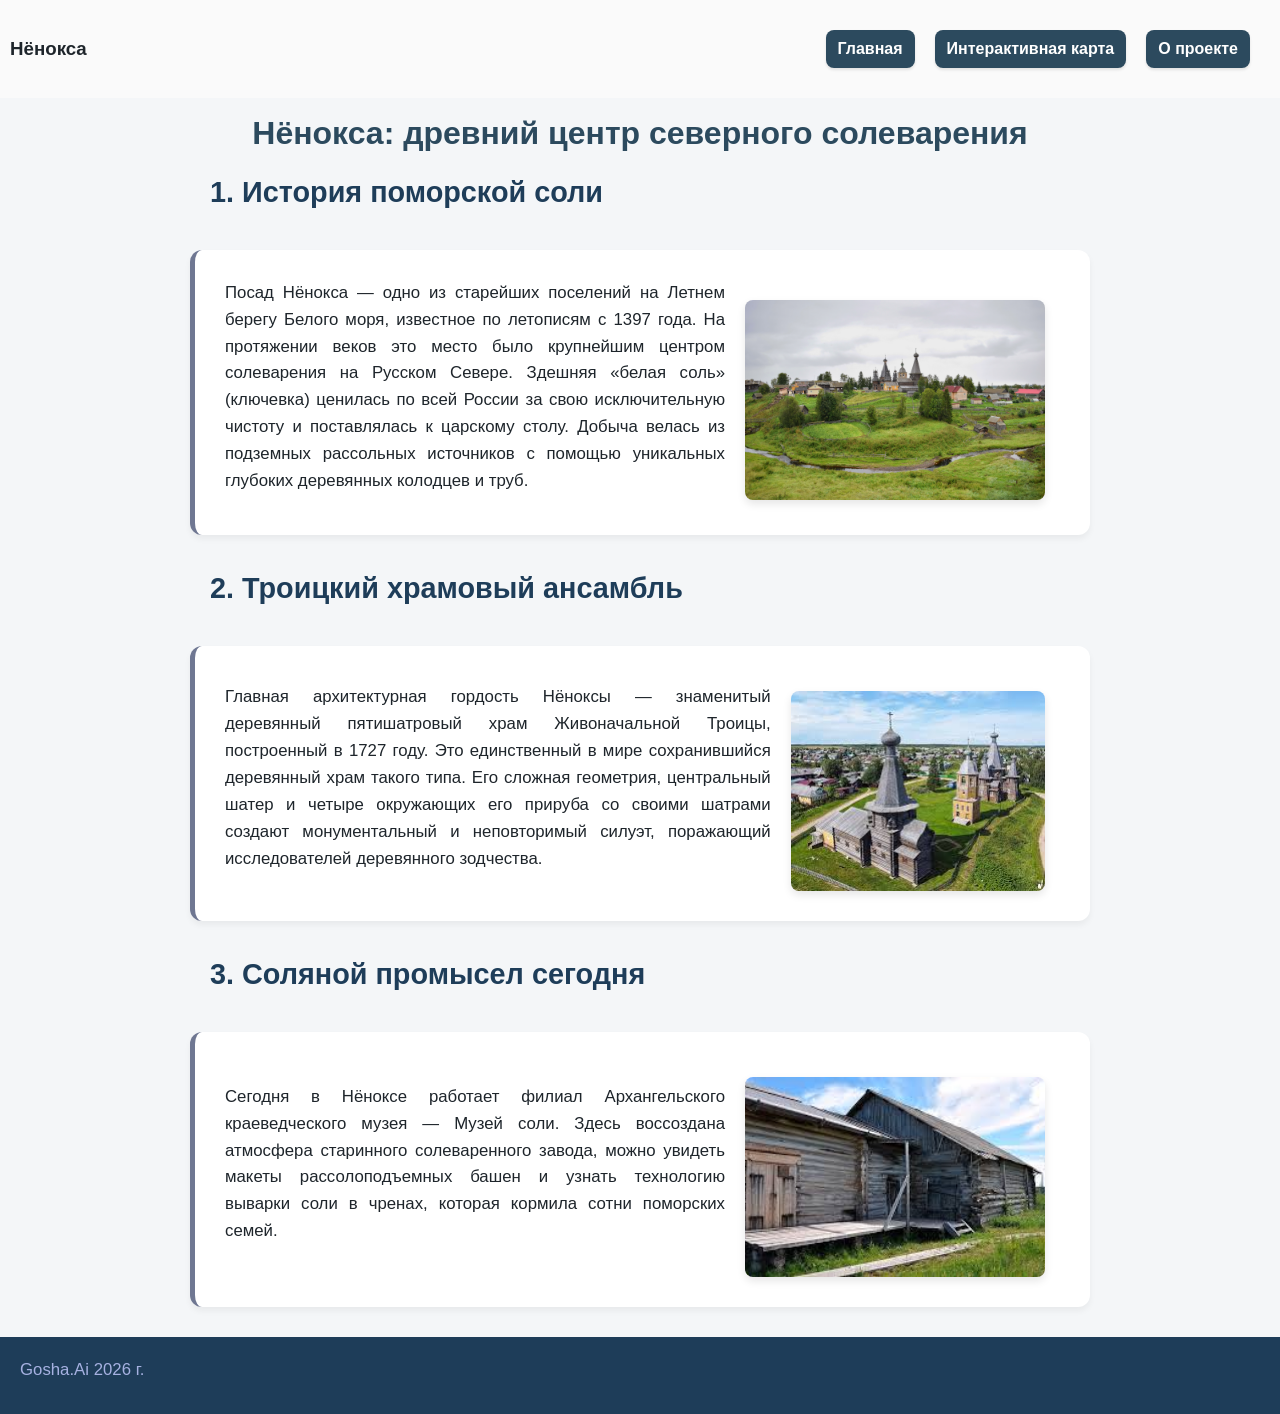
<file: towns/nenoksa.html>
<!DOCTYPE html>
<html lang="ru">
<head>
    <meta charset="UTF-8">
    <meta name="viewport" content="width=device-width, initial-scale=1.0">
    <link rel="stylesheet" href="../styleinf.css">
    <title>Нёнокса</title>
</head>
<body>
    <header>
        <h3>Нёнокса</h3>
        <nav>
            <a href="../index.html" class="btn-custom">Главная</a>
            <a href="../map.html" class="btn-custom">Интерактивная карта</a>
            <a href="../info.html" class="btn-custom">О проекте</a>
        </nav>
    </header>

    <h1>Нёнокса: древний центр северного солеварения</h1>

    <h2>1. История поморской соли</h2>
    <section>
        <p>
            Посад Нёнокса — одно из старейших поселений на Летнем берегу Белого моря, известное по летописям с 1397 года. На протяжении веков это место было крупнейшим центром солеварения на Русском Севере. Здешняя «белая соль» (ключевка) ценилась по всей России за свою исключительную чистоту и поставлялась к царскому столу. Добыча велась из подземных рассольных источников с помощью уникальных глубоких деревянных колодцев и труб.
        </p>
        <img src="../img/nenoksa1.jpg" alt="Остров Ягры" width="300" height="200">
    </section>

    <h2>2. Троицкий храмовый ансамбль</h2>
    <section>
        <p>
            Главная архитектурная гордость Нёноксы — знаменитый деревянный пятишатровый храм Живоначальной Троицы, построенный в 1727 году. Это единственный в мире сохранившийся деревянный храм такого типа. Его сложная геометрия, центральный шатер и четыре окружающих его прируба со своими шатрами создают монументальный и неповторимый силуэт, поражающий исследователей деревянного зодчества.
        </p>
        <img src="../img/nenoksa2.jpeg" alt="Остров Ягры" width="300" height="200">
    </section>

    <h2>3. Соляной промысел сегодня</h2>
    <section>
        <p>
            Сегодня в Нёноксе работает филиал Архангельского краеведческого музея — Музей соли. Здесь воссоздана атмосфера старинного солеваренного завода, можно увидеть макеты рассолоподъемных башен и узнать технологию выварки соли в чренах, которая кормила сотни поморских семей.
        </p>
        <img src="../img/nenoksa3.jpeg" alt="Остров Ягры" width="300" height="200">
    </section>

    <footer>
        <p>Gosha.Ai 2026 г.</p>
    </footer>
</body>
</html>
</file>
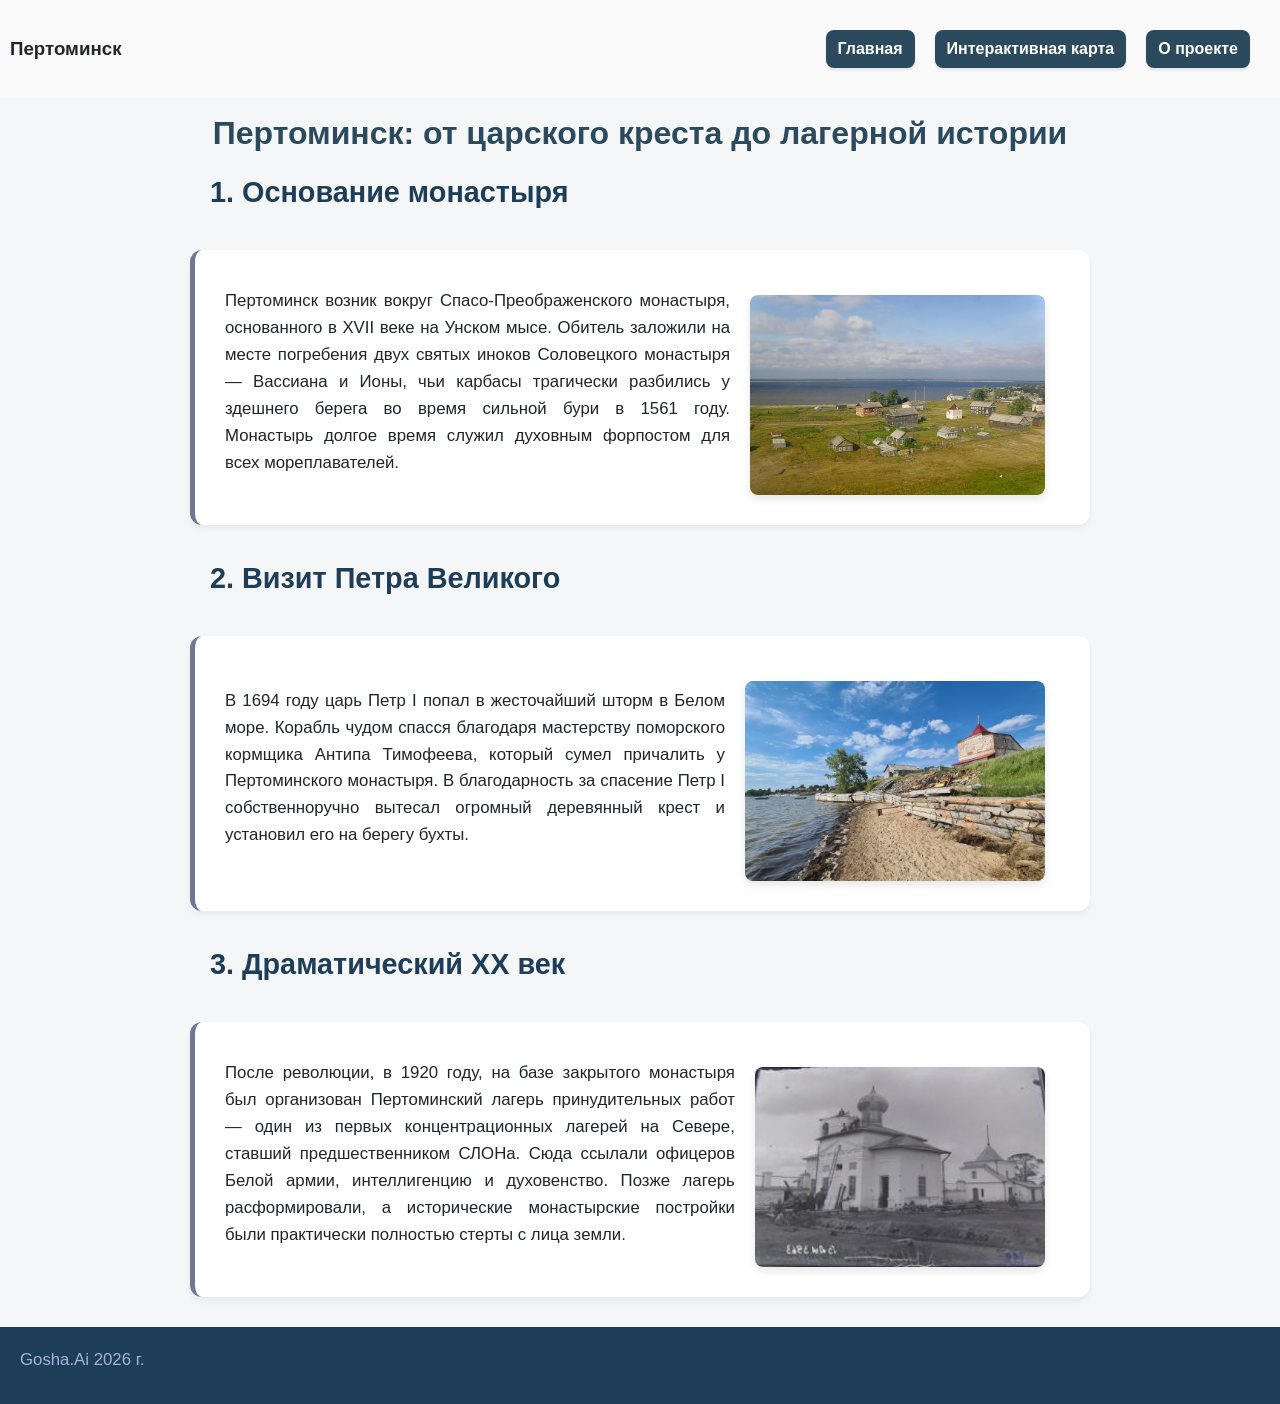
<file: towns/pertominsk.html>
<!DOCTYPE html>
<html lang="ru">
<head>
    <meta charset="UTF-8">
    <meta name="viewport" content="width=device-width, initial-scale=1.0">
    <link rel="stylesheet" href="../styleinf.css">
    <title>Пертоминск</title>
</head>
<body>
    <header>
        <h3>Пертоминск</h3>
        <nav>
            <a href="../index.html" class="btn-custom">Главная</a>
            <a href="../map.html" class="btn-custom">Интерактивная карта</a>
            <a href="../info.html" class="btn-custom">О проекте</a>
        </nav>
    </header>

    <h1>Пертоминск: от царского креста до лагерной истории</h1>

    <h2>1. Основание монастыря</h2>
    <section>
        <p>
            Пертоминск возник вокруг Спасо-Преображенского монастыря, основанного в XVII веке на Унском мысе. Обитель заложили на месте погребения двух святых иноков Соловецкого монастыря — Вассиана и Ионы, чьи карбасы трагически разбились у здешнего берега во время сильной бури в 1561 году. Монастырь долгое время служил духовным форпостом для всех мореплавателей.
        </p>
        <img src="../img/pertominsk3.jpg" alt="Остров Ягры" width="300" height="200">
    </section>

    <h2>2. Визит Петра Великого</h2>
    <section>
        <p>
            В 1694 году царь Петр I попал в жесточайший шторм в Белом море. Корабль чудом спасся благодаря мастерству поморского кормщика Антипа Тимофеева, который сумел причалить у Пертоминского монастыря. В благодарность за спасение Петр I собственноручно вытесал огромный деревянный крест и установил его на берегу бухты.
        </p>
        <img src="../img/pertominsk2.jpg" alt="Остров Ягры" width="300" height="200">
    </section>

    <h2>3. Драматический XX век</h2>
    <section>
        <p>
            После революции, в 1920 году, на базе закрытого монастыря был организован Пертоминский лагерь принудительных работ — один из первых концентрационных лагерей на Севере, ставший предшественником СЛОНа. Сюда ссылали офицеров Белой армии, интеллигенцию и духовенство. Позже лагерь расформировали, а исторические монастырские постройки были практически полностью стерты с лица земли.
        </p>
        <img src="../img/pertominsk1.jpg" alt="Остров Ягры" width="300" height="200">
    </section>

    <footer>
        <p>Gosha.Ai 2026 г.</p>
    </footer>
</body>
</html>
</file>
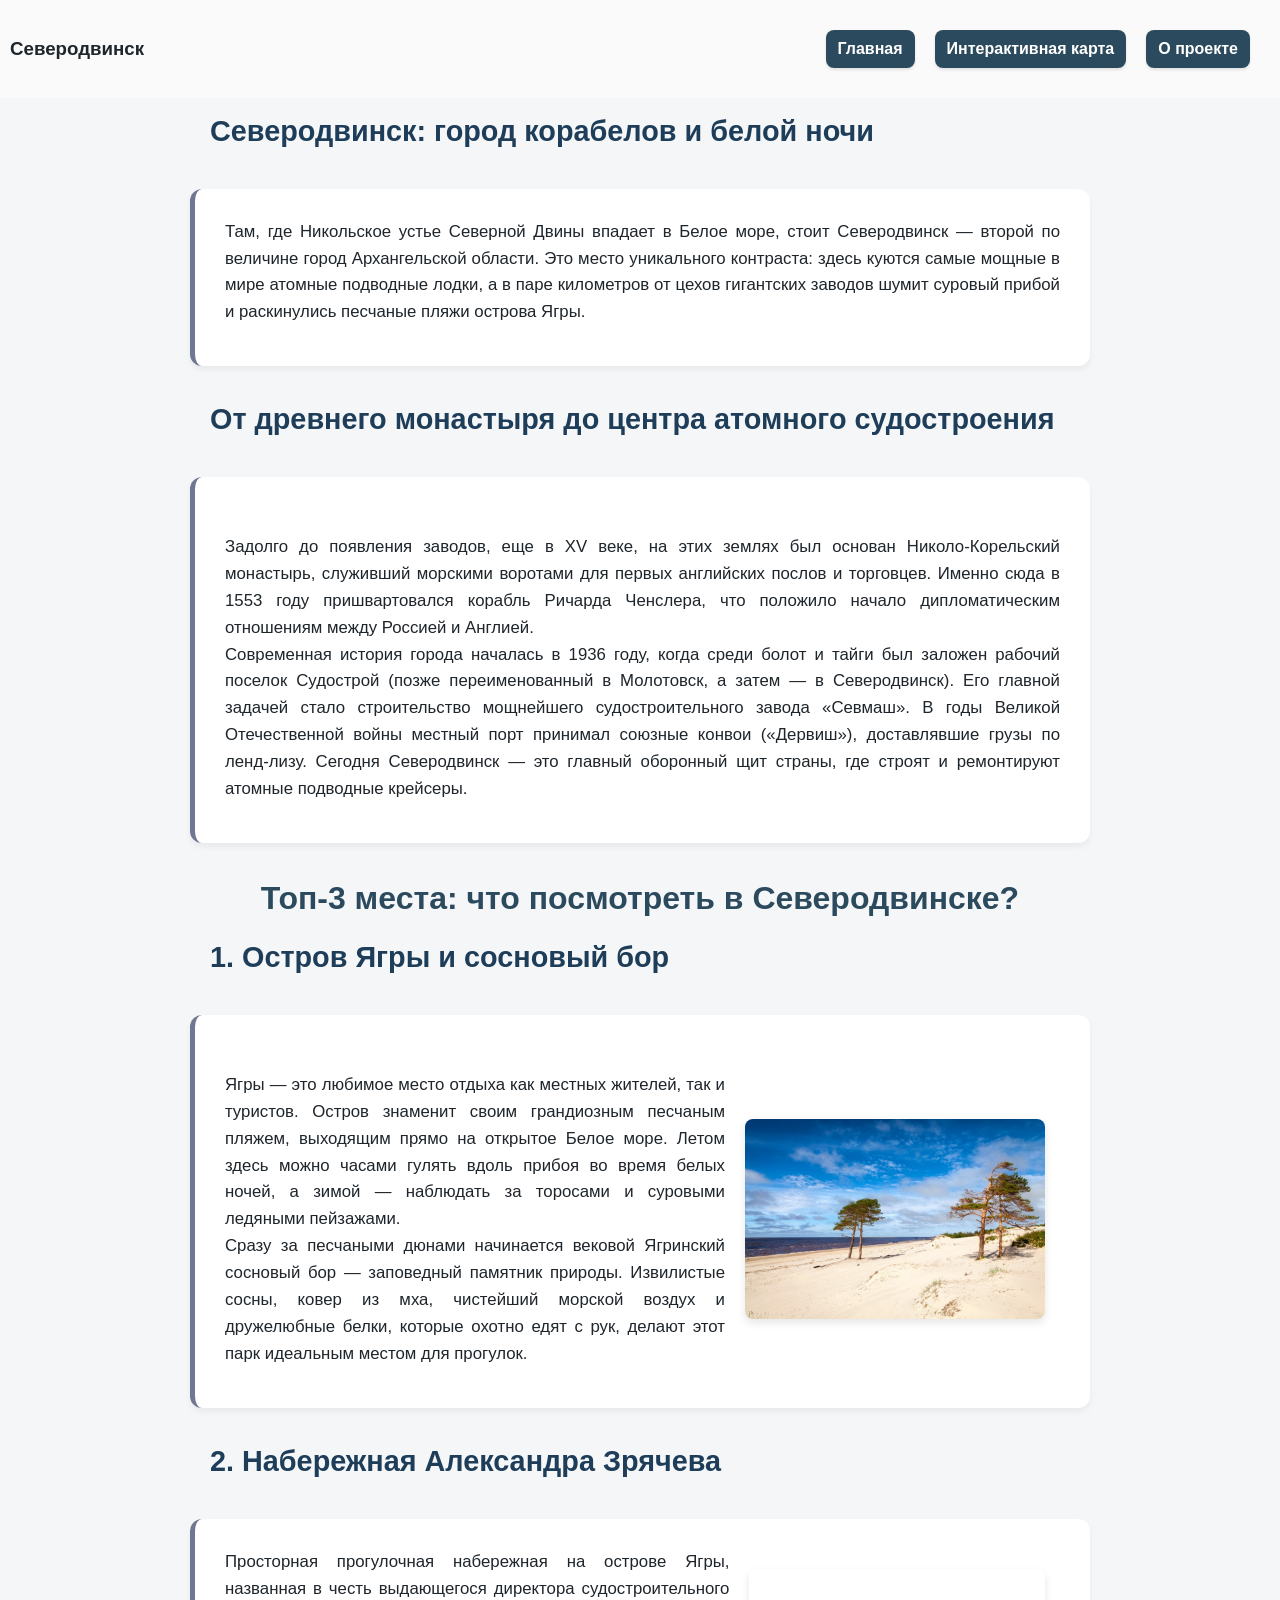
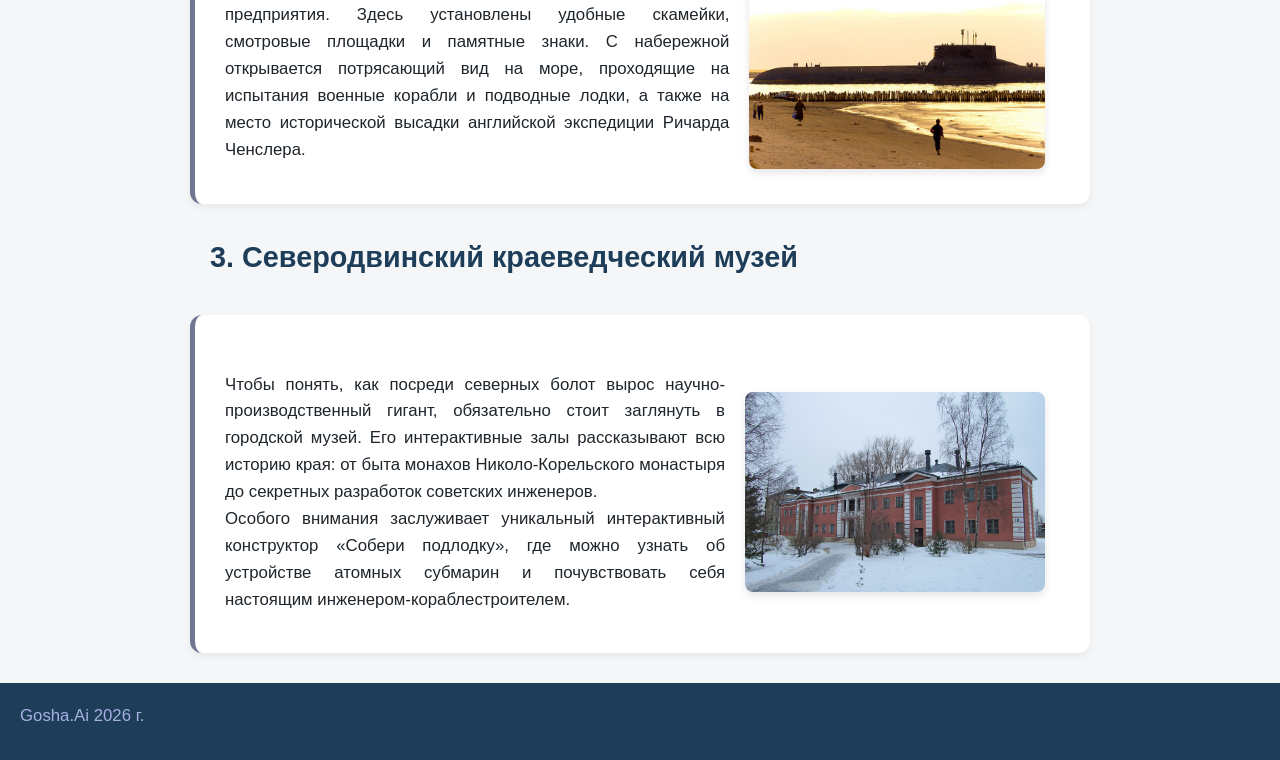
<file: towns/severodvinsk.html>
<!DOCTYPE html>
<html lang="ru">
<head>
    <meta charset="UTF-8">
    <meta name="viewport" content="width=device-width, initial-scale=1.0">
    <link rel="stylesheet" href="../styleinf.css">
    <title>Северодвинск</title>
</head>
<body>
    <header>
        <h3>Северодвинск</h3>
        <nav>
            <a href="../index.html" class="btn-custom">Главная</a>
            <a href="../map.html" class="btn-custom">Интерактивная карта</a>
            <a href="../info.html" class="btn-custom">О проекте</a>
        </nav>
    </header>

    <h2>Северодвинск: город корабелов и белой ночи</h2>
    <section>
        <p>
            Там, где Никольское устье Северной Двины впадает в Белое море, стоит Северодвинск — второй по величине город Архангельской области. Это место уникального контраста: здесь куются самые мощные в мире атомные подводные лодки, а в паре километров от цехов гигантских заводов шумит суровый прибой и раскинулись песчаные пляжи острова Ягры.
        </p>
    </section>

    <h2>От древнего монастыря до центра атомного судостроения</h2>
    <section>
        <p>
            <br>Задолго до появления заводов, еще в XV веке, на этих землях был основан Николо-Корельский монастырь, служивший морскими воротами для первых английских послов и торговцев. Именно сюда в 1553 году пришвартовался корабль Ричарда Ченслера, что положило начало дипломатическим отношениям между Россией и Англией.
            <br>Современная история города началась в 1936 году, когда среди болот и тайги был заложен рабочий поселок Судострой (позже переименованный в Молотовск, а затем — в Северодвинск). Его главной задачей стало строительство мощнейшего судостроительного завода «Севмаш». В годы Великой Отечественной войны местный порт принимал союзные конвои («Дервиш»), доставлявшие грузы по ленд-лизу. Сегодня Северодвинск — это главный оборонный щит страны, где строят и ремонтируют атомные подводные крейсеры.
        </p>
    </section>

    <h1>Топ-3 места: что посмотреть в Северодвинске?</h1>

    <h2>1. Остров Ягры и сосновый бор</h2>
    <section>
        <p>
            <br>Ягры — это любимое место отдыха как местных жителей, так и туристов. Остров знаменит своим грандиозным песчаным пляжем, выходящим прямо на открытое Белое море. Летом здесь можно часами гулять вдоль прибоя во время белых ночей, а зимой — наблюдать за торосами и суровыми ледяными пейзажами.
            <br>Сразу за песчаными дюнами начинается вековой Ягринский сосновый бор — заповедный памятник природы. Извилистые сосны, ковер из мха, чистейший морской воздух и дружелюбные белки, которые охотно едят с рук, делают этот парк идеальным местом для прогулок.
        </p>
        <img src="../img/yagry.jpg" alt="Остров Ягры" width="300" height="200">
    </section>

    <h2>2. Набережная Александра Зрячева</h2>
    <section>
        <p>
            Просторная прогулочная набережная на острове Ягры, названная в честь выдающегося директора судостроительного предприятия. Здесь установлены удобные скамейки, смотровые площадки и памятные знаки. С набережной открывается потрясающий вид на море, проходящие на испытания военные корабли и подводные лодки, а также на место исторической высадки английской экспедиции Ричарда Ченслера.
        </p>
        <img src="../img/naberejnaya_sevsk.jpg" alt="Набережная в Северодвинске" width="300" height="200">
    </section>

    <h2>3. Северодвинский краеведческий музей</h2>
    <section>
        <p>
            <br>Чтобы понять, как посреди северных болот вырос научно-производственный гигант, обязательно стоит заглянуть в городской музей. Его интерактивные залы рассказывают всю историю края: от быта монахов Николо-Корельского монастыря до секретных разработок советских инженеров.
            <br>Особого внимания заслуживает уникальный интерактивный конструктор «Собери подлодку», где можно узнать об устройстве атомных субмарин и почувствовать себя настоящим инженером-кораблестроителем.
        </p>
        <img src="../img/museum_sevsk.jpg" alt="Северодвинский музей" width="300" height="200">
    </section>

    <footer>
        <p>Gosha.Ai 2026 г.</p>
    </footer>
</body>
</file>
<file: styleinf.css>
/* ==========================================================================
   1. ПЕРЕМЕННЫЕ И БАЗОВЫЕ НАСТРОЙКИ
   ========================================================================== */
:root {
    --bg-color: #F4F6F8;        /* Светло-серый фон страницы */
    --card-color: #FFFFFF;      /* Фон карточки */
    --card-bg: #FFFFFF;         /* Белый фон карточек (для сайдбара) */
    --text-main: #1E252B;       /* Глубокий графитовый текст */
    --accent-color: #2C4A5E;    /* Сине-стальной поморский */
    --accent-hover: #416B85;    /* Кнопки при наведении */
}

/* Сброс базовых отступов */
* {
    box-sizing: border-box;
    margin: 0;
    padding: 0;
}

body {
    font-family: 'Inter', sans-serif;
    background-color: var(--bg-color);
    color: var(--text-main);
    line-height: 1.6;
}

/* ==========================================================================
   2. ШАПКА И НАВИГАЦИЯ
   ========================================================================== */
header {
    display: flex;
    justify-content: space-between;
    text-align: left;
    align-items: center;
    gap: 20px;
    background-color: #fafafa;
    padding: 10px;
}

nav {
    display: flex;
    padding: 20px;
    gap: 20px;
}

/* ==========================================================================
   3. ТИПОГРАФИКА
   ========================================================================== */
h1 {
    font-family: 'Montserrat', sans-serif;
    color: var(--accent-color);
    max-width: 900px;
    margin: 10px auto;
    text-align: center;
}

h2 {
    color: #1e3d59;
    font-size: 1.8rem;
    max-width: 900px;
    margin: 10px auto;
    padding-left: 20px;
    position: relative;
    padding-bottom: 5px;
}

p {
    font-size: 1.05rem;
    margin-bottom: 10px;
    text-align: justify;
}

ul {
    margin-left: 25px;
    margin-top: 10px;
}

li {
    margin-bottom: 8px;
    font-size: 1.05rem;
}

/* ==========================================================================
   4. ОСНОВНЫЕ БЛОКИ И КОНТЕЙНЕРЫ
   ========================================================================== */
.container {
    max-width: 1200px;
    margin: 0 auto;
    padding: 20px;
}

/* Объединенные стили для секций контента */
section, .main {
    display: flex;
    align-items: center;
    gap: 20px;
    max-width: 900px;
    margin: 30px auto;
    padding: 30px;
    background: var(--card-color);
    border-radius: 12px;
    box-shadow: 0 4px 6px rgba(0, 0, 0, 0.05);
    border-left: 5px solid #6f7792;
}

section img {
    max-width: 100%;
    
    object-fit: cover;
    border-radius: 8px;
    margin-top: 15px;
    margin-right: 15px;
    box-shadow: 0 4px 8px rgba(0,0,0,0.1);
    transition: transform 0.3s ease;
}

section img:hover {
    transform: scale(1.03);
}

.info{
  display: flex;
  flex-direction: column; /* Выстраивает блоки в столбец */
  gap: 15px; /* Расстояние между блоками */
  align-items: center; /* Выравнивание блоков по центру (опционально) */
}

/* ==========================================================================
   5. КНОПКИ
   ========================================================================== */
.btn-custom {
    display: inline-flex; /* Изменено с inline на inline-flex, чтобы работал gap и выравнивание */
    align-items: center;
    gap: 20px;
    padding: 6px 12px;
    background-color: var(--accent-color);
    color: white;
    text-decoration: none;
    font-family: sans-serif;
    font-weight: 600;
    font-size: 16px;
    border-radius: 8px;
    box-shadow: 0 2px 3px rgba(0, 0, 0, 0.1);
    transition: all 0.3s ease;
}

.btn-custom:hover {
    background-color: #656f65;
    box-shadow: 0 6px 12px rgba(0, 0, 0, 0.15);
    transform: translateY(-2px);
}

.btn-custom:active {
    transform: translateY(1px);
    box-shadow: 0 2px 4px rgba(0, 0, 0, 0.1);
}

/* ==========================================================================
   6. КАРТА И САЙДБАР (ГЛАВНЫЙ ЭКРАН)
   ========================================================================== */
.main-content {
    display: grid;
    grid-template-columns: 2fr 1fr;
    gap: 20px;
    height: 600px;
}

#map-container {
    width: 100%;
    height: 100%;
    border-radius: 12px;
    overflow: hidden;
    box-shadow: 0 4px 12px rgba(0, 0, 0, 0.05);
    background: #e5e3db;
}

.sidebar {
    background-color: var(--card-bg);
    padding: 25px;
    border-radius: 12px;
    box-shadow: 0 4px 12px rgba(0, 0, 0, 0.05);
    overflow-y: auto;
    display: flex;
    flex-direction: column;
    gap: 15px;
}

/* Переопределение стилей заголовка внутри сайдбара */
.sidebar h2 {
    font-family: 'Montserrat', sans-serif;
    font-size: 20px;
    color: var(--accent-color);
    border-bottom: 2px solid var(--bg-color);
    padding-bottom: 10px;
    margin: 0; /* Сбрасываем центрирование от глобального h2 */
    max-width: none;
    padding-left: 0;
}

.info-placeholder {
    color: #7f8c8d;
    font-style: italic;
    text-align: center;
    margin: auto 0;
}

.poi-title {
    font-family: 'Montserrat', sans-serif;
    font-size: 18px;
    color: var(--accent-color);
    margin-bottom: 8px;
}

.ymaps3-balloon {
    padding: 10px;
    font-family: 'Inter', sans-serif;
    max-width: 250px;
}

/* ==========================================================================
   7. ПОДВАЛ (FOOTER)
   ========================================================================== */
footer {
    background-color: #1e3d59;
    color: #a6b1e1;
    text-align: center;
    padding: 20px;
    font-size: 0.95rem;
    position: relative;
    bottom: 0;
    width: 100%;
    margin-top: 5px;
}

/* ==========================================================================
   8. АДАПТИВНОСТЬ ДЛЯ МОБИЛЬНЫХ УСТРОЙСТВ
   ========================================================================== */
@media (max-width: 768px) {
    header {
        flex-direction: column;
        text-align: center;
        padding: 20px;
    }

    nav {
        width: 100%;
        justify-content: center;
    }

    /* МЕНЯЕМ ТУТ: Выстраиваем контент в столбик */
    section, .main {
        flex-direction: column; 
        align-items: stretch; /* Растягиваем контент по ширине */
        margin: 15px;
        padding: 20px;
    }

    /* МЕНЯЕМ ТУТ: Сдвигаем картинку в самый конец блока */
    section img {
        width: 100%;
        margin-right: 0;
        margin-top: 15px;
        margin-bottom: 0; /* Переносим отступ наверх, так как картинка теперь снизу */
        order: 2; /* Текст получит порядок по умолчанию (0), а картинка уйдет вниз (2) */
    }
    
    /* Если текст внутри секции обернут в теги или идет обычными абзацами, 
       принудительно поднимаем его выше картинки */
    section p, section h2, section ul, .info {
        order: 1;
    }

    .main-content {
        grid-template-columns: 1fr;
        height: auto;
    }

    #map-container {
        height: 400px;
    }
}
</file>
